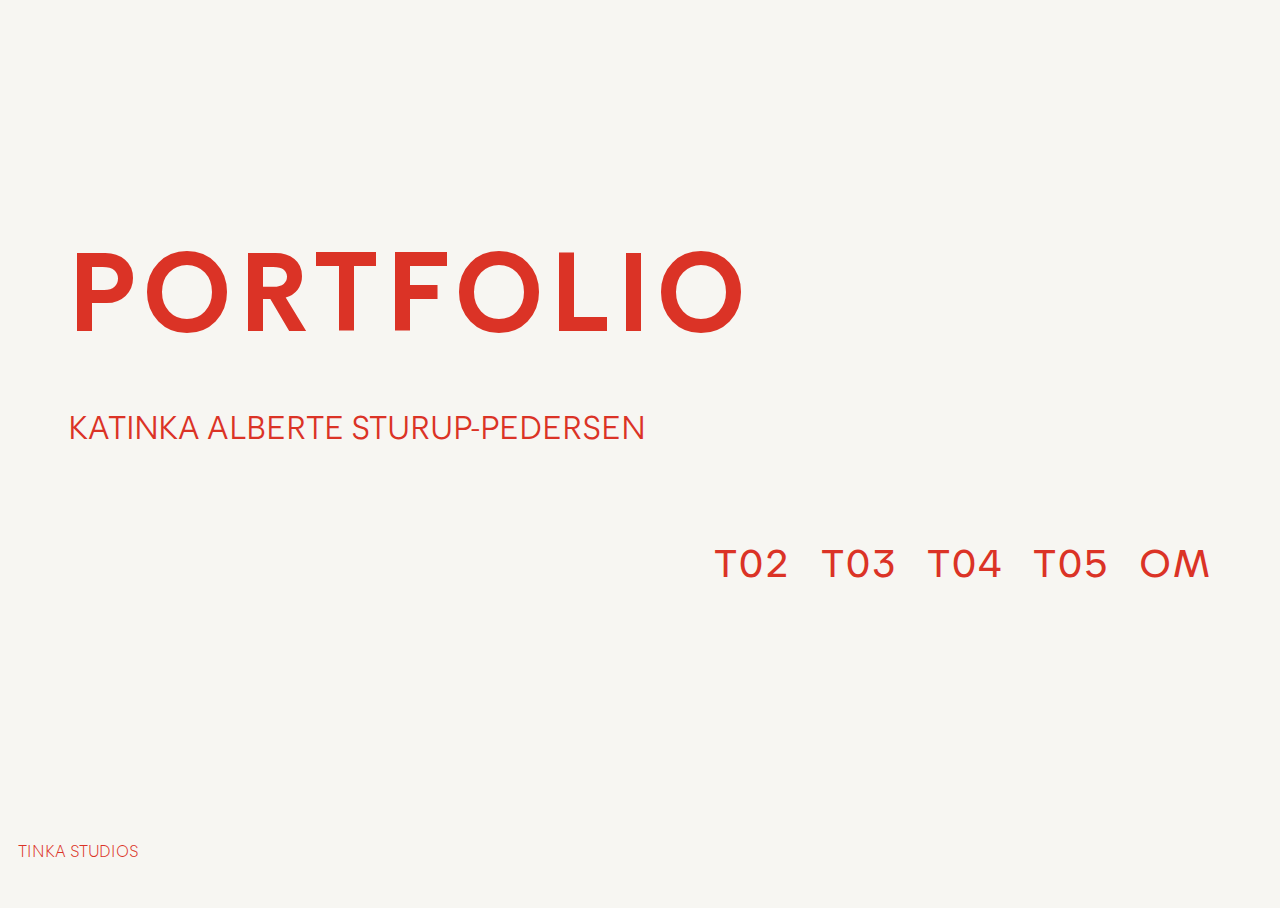
<file: index.html>
<!DOCTYPE html>
<html lang="da">
  <head>
    <meta charset="UTF-8" />
    <meta name="viewport" content="width=device-width, initial-scale=1.0" />
    <meta name="robots" content="noindex" />
    <link rel="stylesheet" href="./css/style.css" />
    <link rel="stylesheet" href="./css/layout.css" />
    <link rel="stylesheet" href="./css/animasion.css" />
    <link rel="icon" type="images/favicon" href="billeder/iconer/favicon.svg" />
    <link rel="stylesheet" href="billeder/iconer/favicon.svg" />
    <title>HJEM</title>
  </head>
  <body>
    <div class="app">
      <header></header>
      <main>
        <section class="screen">
          <div id="pos">
            <h1>PORTFOLIO</h1>
            <p>KATINKA ALBERTE STURUP-PEDERSEN</p>
          </div>
          <ul id="pos2">
            <li><a href="temato.html">T02</a></li>
            <li><a href="tematre.html">T03</a></li>
            <li><a href="temafire.html">T04</a></li>
            <li><a href="temafem.html">T05</a></li>
            <li><a href="ommig.html">OM</a></li>
          </ul>
        </section>
      </main>
      <footer id="footer_hjem"><p>TINKA STUDIOS</p></footer>
    </div>
  </body>
</html>
</file>
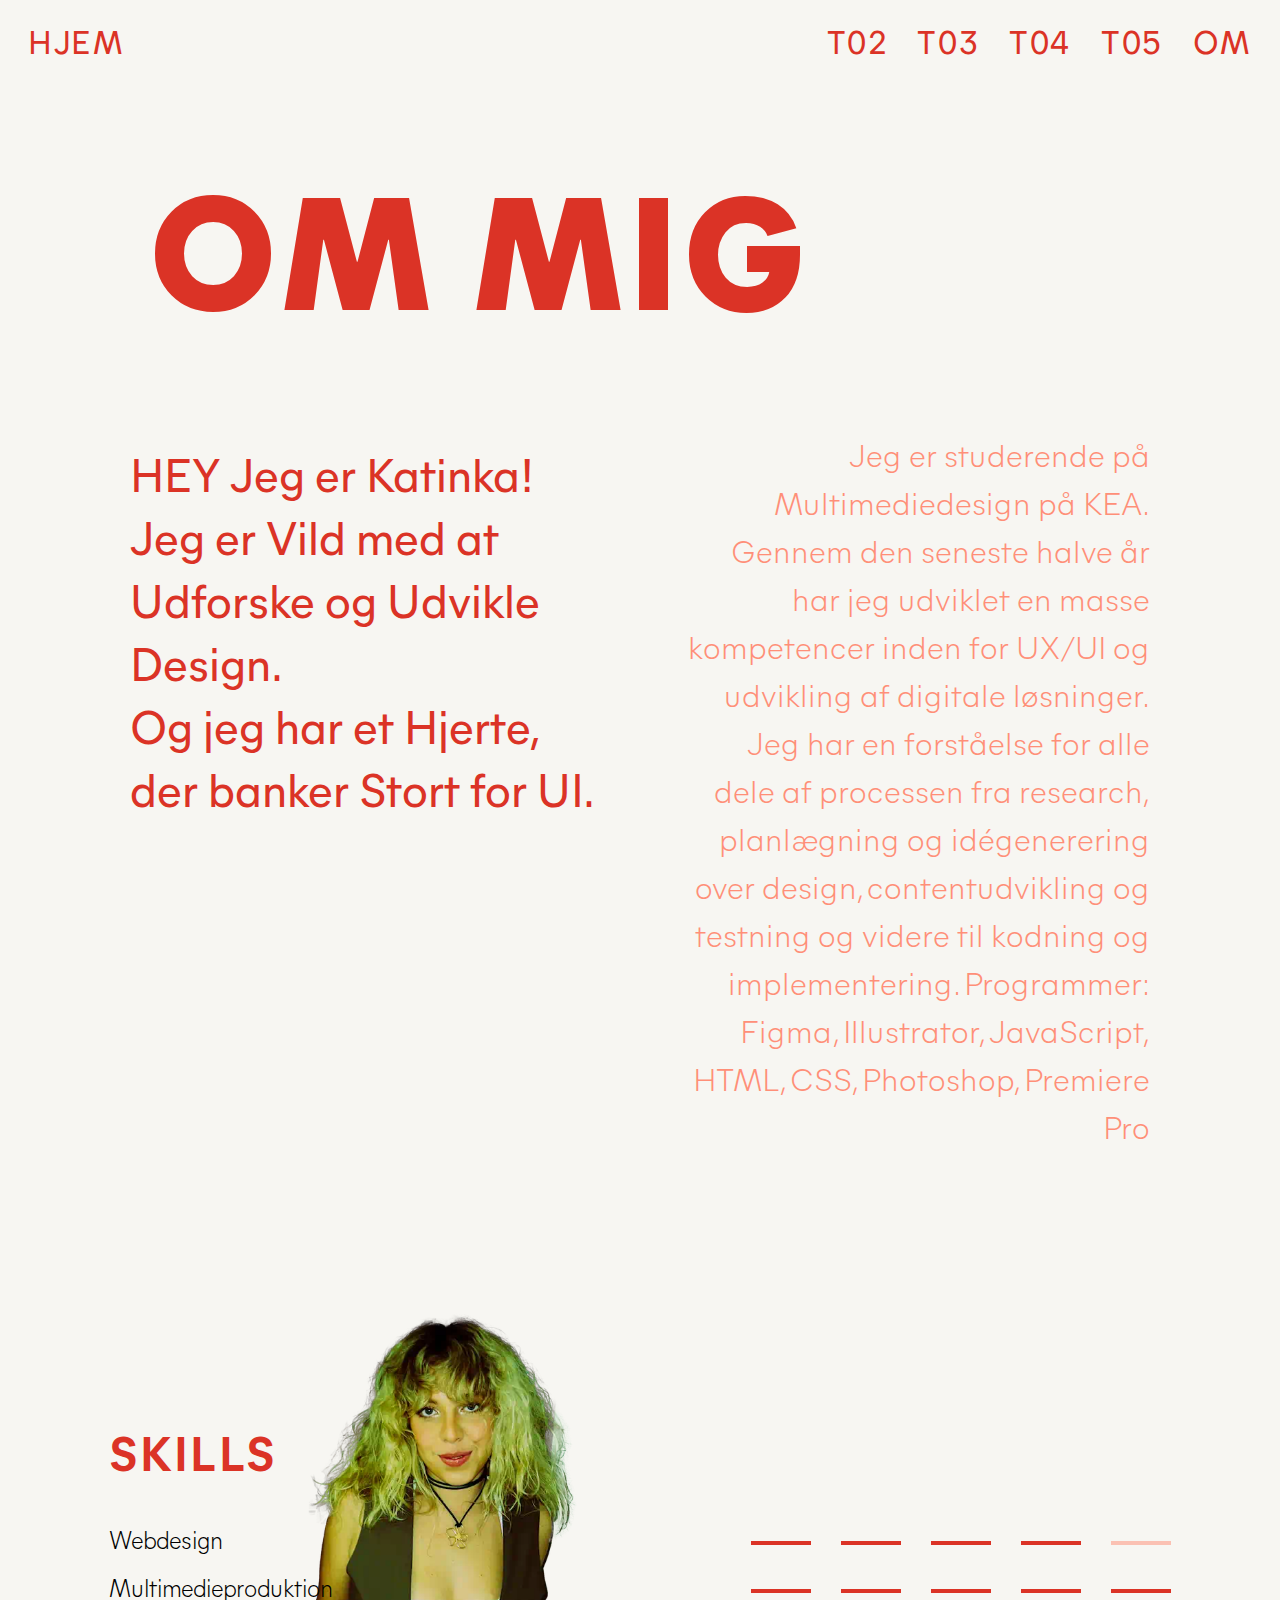
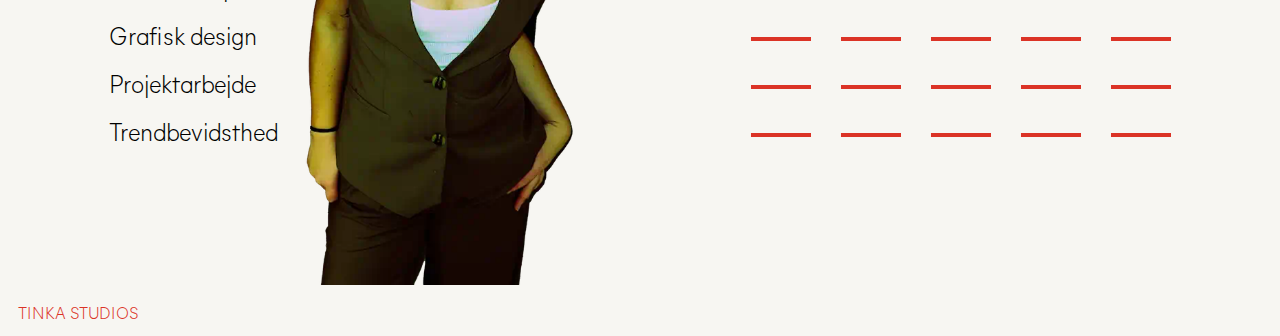
<file: ommig.html>
<!DOCTYPE html>
<html lang="da">
  <head>
    <meta charset="UTF-8" />
    <meta name="viewport" content="width=device-width, initial-scale=1.0" />
    <meta name="robots" content="noindex" />
    <link rel="stylesheet" href="./css/style.css" />
    <link rel="stylesheet" href="./css/layout.css" />
    <link rel="stylesheet" href="./css/animasion.css" />
    <link rel="icon" type="images/favicon" href="billeder/iconer/favicon.svg" />
    <link rel="stylesheet" href="billeder/iconer/favicon.svg" />
    <title>OMMIG</title>
  </head>
  <body>
    <header>
      <div class="hedder_flex">
        <div id="hjem"><a href="index.html">HJEM</a></div>
        <nav>
          <ul>
            <li><a href="temato.html">T02</a></li>
            <li><a href="tematre.html">T03</a></li>
            <li><a href="temafire.html">T04</a></li>
            <li><a href="temafem.html">T05</a></li>
            <li><a href="ommig.html">OM</a></li>
          </ul>
        </nav>
      </div>
    </header>
    <main>
      <div class="ommig">
        <div class="top_ommig">
          <h2>OM MIG</h2>
          <div class="grid_1">
            <p class="først">
              HEY Jeg er Katinka! <br />Jeg er Vild med at Udforske og Udvikle
              Design. <br />Og jeg har et Hjerte, der banker Stort for UI.
            </p>
            <p class="anden">
              Jeg er studerende på Multimediedesign på KEA. Gennem den seneste
              halve år har jeg udviklet en masse kompetencer inden for UX/UI og
              udvikling af digitale løsninger. Jeg har en forståelse for alle
              dele af processen fra research, planlægning og idégenerering over
              design, contentudvikling og testning og videre til kodning og
              implementering. Programmer: Figma, Illustrator, JavaScript, HTML,
              CSS, Photoshop, Premiere Pro
            </p>
          </div>
        </div>
        <div class="mig">
          <img src="billeder/om mig/mig.webp" alt="" />
        </div>
        <h3>SKILLS</h3>
        <div class="skills">
          <div class="flex_4">
            <p>Webdesign</p>
            <div class="flex_5">
              <div class="streg"></div>
              <div class="streg"></div>
              <div class="streg"></div>
              <div class="streg"></div>
              <div class="streg lys"></div>
            </div>
          </div>
          <div class="flex_4">
            <p>Multimedieproduktion</p>
            <div class="flex_5">
              <div class="streg"></div>
              <div class="streg"></div>
              <div class="streg"></div>
              <div class="streg"></div>
              <div class="streg"></div>
            </div>
          </div>
          <div class="flex_4">
            <p>Grafisk design</p>
            <div class="flex_5">
              <div class="streg"></div>
              <div class="streg"></div>
              <div class="streg"></div>
              <div class="streg"></div>
              <div class="streg"></div>
            </div>
          </div>
          <div class="flex_4">
            <p>Projektarbejde</p>
            <div class="flex_5">
              <div class="streg"></div>
              <div class="streg"></div>
              <div class="streg"></div>
              <div class="streg"></div>
              <div class="streg"></div>
            </div>
          </div>
          <div class="flex_4">
            <p>Trendbevidsthed</p>
            <div class="flex_5">
              <div class="streg"></div>
              <div class="streg"></div>
              <div class="streg"></div>
              <div class="streg"></div>
              <div class="streg"></div>
            </div>
          </div>
        </div>
      </div>
    </main>
    <footer>TINKA STUDIOS</footer>
  </body>
</html>
</file>
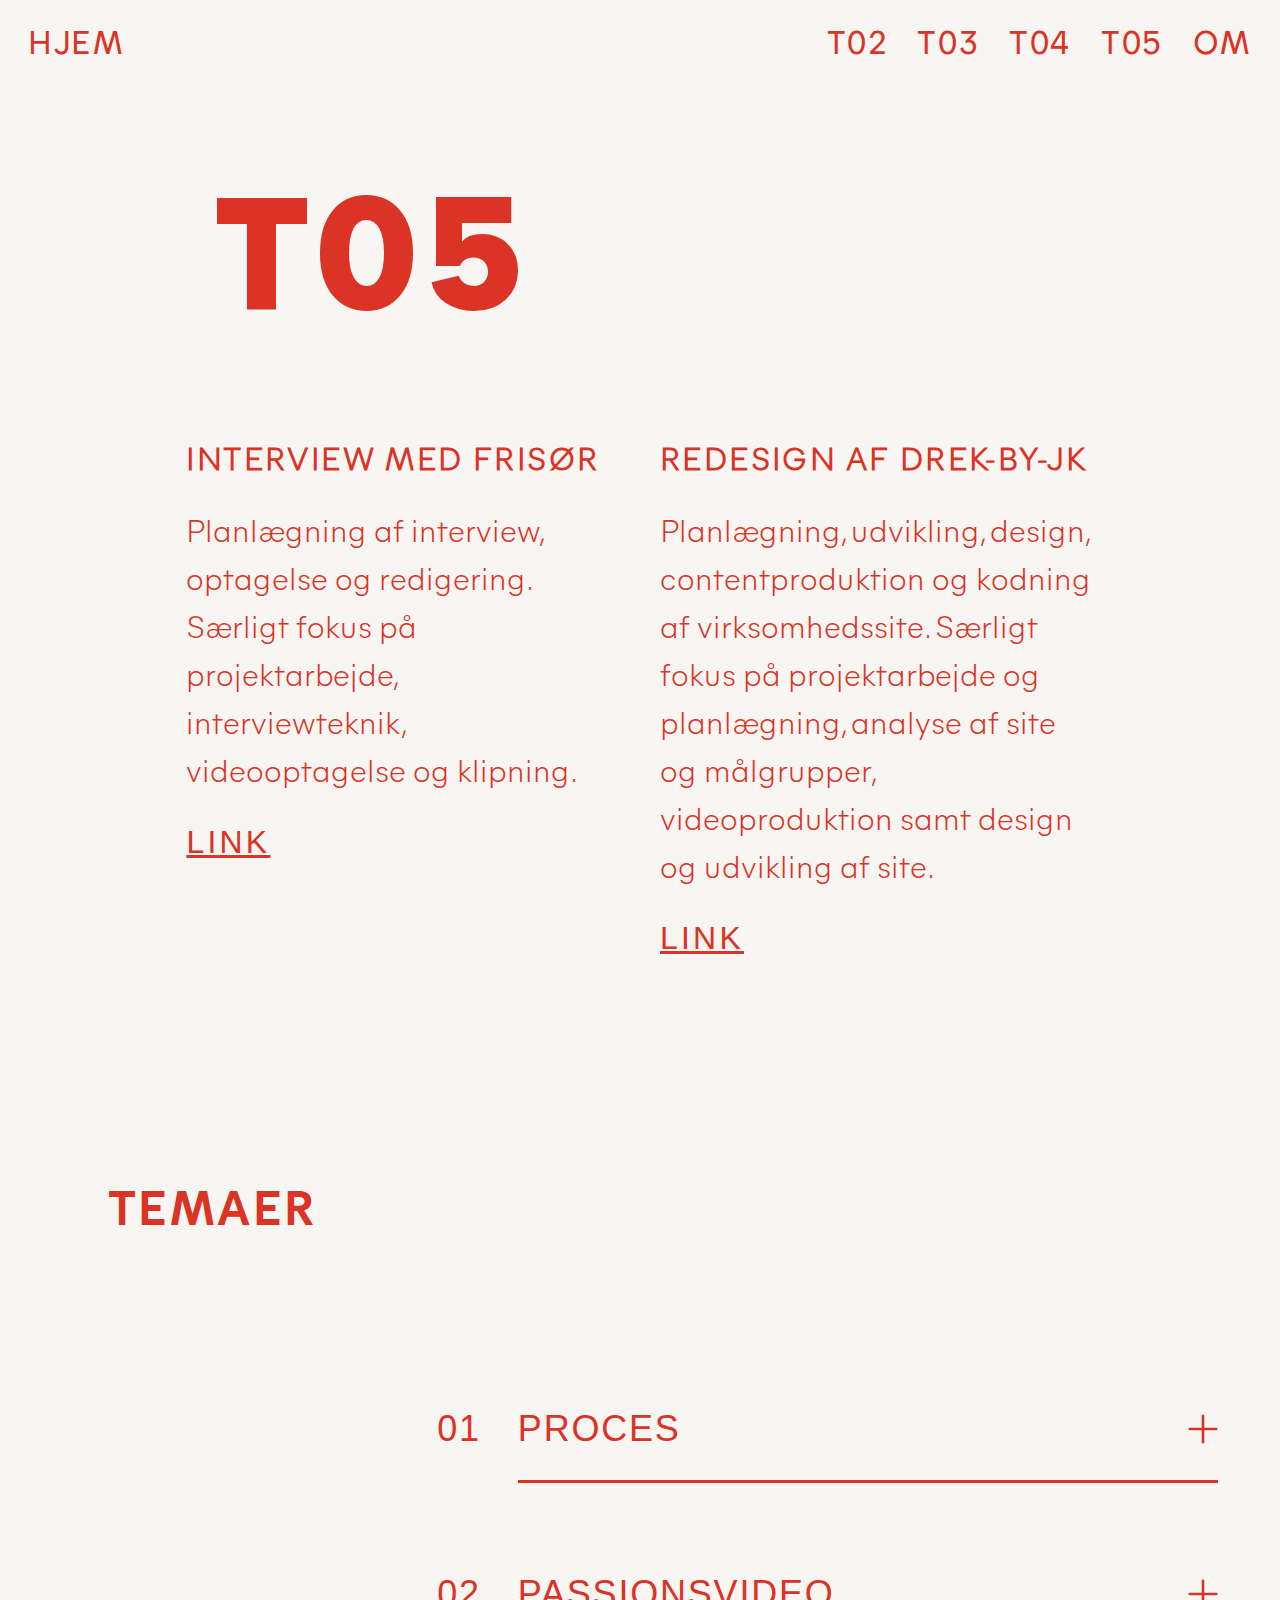
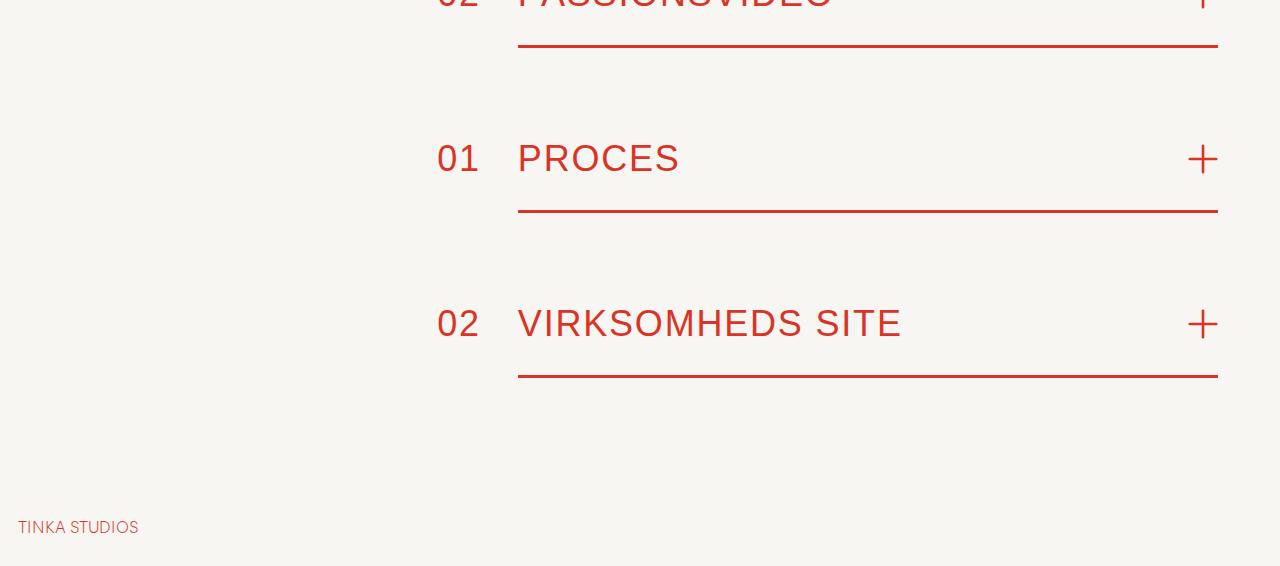
<file: temafem.html>
<!DOCTYPE html>
<html lang="da">
  <head>
    <meta charset="UTF-8" />
    <meta name="viewport" content="width=device-width, initial-scale=1.0" />
    <meta name="robots" content="noindex" />
    <link rel="stylesheet" href="./css/style.css" />
    <link rel="stylesheet" href="./css/layout.css" />
    <link rel="stylesheet" href="./css/animasion.css" />
    <link rel="icon" type="images/favicon" href="billeder/iconer/favicon.svg" />
    <link rel="stylesheet" href="billeder/iconer/favicon.svg" />
    <title>TEMA5</title>
  </head>
  <body>
    <div class="app">
      <header>
        <div class="hedder_flex">
          <div id="hjem"><a href="index.html">HJEM</a></div>
          <nav>
            <ul>
              <li><a href="temato.html">T02</a></li>
              <li><a href="tematre.html">T03</a></li>
              <li><a href="temafire.html">T04</a></li>
              <li><a href="temafem.html">T05</a></li>
              <li><a href="ommig.html">OM</a></li>
            </ul>
          </nav>
        </div>
      </header>
      <main>
        <div class="indhold_top">
          <div class="grid_1_1">
            <h2>T05</h2>
            <div class="text_tema_side t5">
              <h3>INTERVIEW MED FRISØR</h3>
              <p>
                Planlægning af interview, optagelse og redigering. Særligt fokus
                på projektarbejde, interviewteknik, videooptagelse og klipning.
              </p>
              <a
                href="https://tinkastudios.dk/kea/05_video/videoemilie/index.html"
                >LINK</a
              >
            </div>
            <div class="text_tema_side t5">
              <h3>REDESIGN AF DREK-BY-JK</h3>
              <p>
                Planlægning, udvikling, design, contentproduktion og kodning af
                virksomhedssite. Særligt fokus på projektarbejde og planlægning,
                analyse af site og målgrupper, videoproduktion samt design og
                udvikling af site.
              </p>
              <a href="https://tinkastudios.dk/kea/05_video/redesign/index.html"
                >LINK</a
              >
            </div>
          </div>
        </div>
        <h3>TEMAER</h3>

        <div class="accordion_box">
          <div class="accordion">
            <div class="accordion_header">
              <h4 class="tal">01</h4>
              <div class="accordion_header_flex">
                <div class="accordion_header_i">
                  <div class="flex_1">
                    <div>
                      <h4>PROCES</h4>
                    </div>
                    <div class="kryds_box">
                      <div class="kryds"></div>
                    </div>
                  </div>
                  <div class="linje"></div>
                </div>
              </div>
            </div>
            <div class="accordion_body_indhold accordion_body">
              <div class="indhold_i proces_c">
                <div class="flex_6">
                  <div class="proces">
                    <p>Planlægning af interview</p>
                  </div>
                  <div class="dot"></div>
                  <div class="proces">
                    <p>Udarbejdelse af interview</p>
                  </div>
                  <div class="dot"></div>
                  <div class="proces">
                    <p>Klipning og implementering</p>
                  </div>
                </div>
                <div class="brødtext">
                  <p>
                    Set i bakspejlet kunne vi have planlagt interviewet bedre,
                    så vi havde haft mere fokus på, hvilket slutresultat vi
                    ønskede. Det kunne have givet svar, som det ville være
                    lettere at klippe i.
                  </p>
                </div>
              </div>
            </div>
          </div>
          <div class="accordion">
            <div class="accordion_header">
              <h4 class="tal">02</h4>
              <div class="accordion_header_flex">
                <div class="accordion_header_i">
                  <div class="flex_1">
                    <div>
                      <h4>PASSIONSVIDEO</h4>
                    </div>
                    <div class="kryds_box">
                      <div class="kryds"></div>
                    </div>
                  </div>
                  <div class="linje"></div>
                </div>
              </div>
            </div>
            <div class="accordion_body_indhold accordion_body">
              <div class="indhold_i">
                <div class="billed_c">
                  <iframe
                    width="560"
                    height="315"
                    src="https://www.youtube.com/embed/VWCM48Np2ew?si=PXEaXMoshcJ7rTjs"
                    title="YouTube video player"
                    frameborder="0"
                    allow="accelerometer; autoplay; clipboard-write; encrypted-media; gyroscope; picture-in-picture; web-share"
                    allowfullscreen
                  ></iframe>
                </div>

                <div class="brødtext">
                  <p>
                    Her har vi udarbejdet video med en frisør, hvor målet var at
                    få passionen for faget frem.
                  </p>

                  <p><strong>Videoen består af to dele:</strong></p>
                  <p>
                    1. Close-up interview med frisøren. Med close-up får vi
                    fuldt fokus på, hvad hun fortæller, og vi mærker
                    engagementet i hendes øjne.
                  </p>
                  <p>
                    Vi har ladet hende tale, og så har vi fraklippet vores
                    spørgsmål til hende. På den måde bliver seeren ikke
                    forstyrret af spørgsmål og en anden stemme.
                  </p>

                  <p>
                    2. B-rolls, der er den faglige betegnelse for dækbilleder.
                    B-rolls er vigtige, fordi de kan bruges til at
                    forklare/visualisere, hvad der beskrives i et interview.
                    Samtidig gør de videoen mere dynamisk.
                  </p>
                  <p>
                    Når man laver interview, er det en fordel både at have
                    planlagt b-rolls i forvejen, og at improvisere og få filmet
                    ekstra b-rolls i forbindelse med interviewet. Det kan
                    anbefales, at der en person, der har særligt fokus på se,
                    hvad der kan være gode b-rolls, og som samtidig skal sikre,
                    at de rent faktisk bliver filmet.
                  </p>
                  <p>
                    Lyden er optaget separat, og efterfølgende synkroniseret i
                    Adobe Premiere Pro.
                  </p>
                </div>
              </div>
            </div>
          </div>
          <div class="accordion">
            <div class="accordion_header">
              <h4 class="tal">01</h4>
              <div class="accordion_header_flex">
                <div class="accordion_header_i">
                  <div class="flex_1">
                    <div>
                      <h4>PROCES</h4>
                    </div>
                    <div class="kryds_box">
                      <div class="kryds"></div>
                    </div>
                  </div>
                  <div class="linje"></div>
                </div>
              </div>
            </div>
            <div class="accordion_body_indhold accordion_body">
              <div class="indhold_i proces_c">
                <div class="billed_c">
                  <div class="flex_6">
                    <div class="proces">
                      <p>Analyse af site og målgrupper</p>
                    </div>
                    <div class="dot"></div>
                    <div class="proces">
                      <p>Idégenerering</p>
                    </div>
                    <div class="dot"></div>
                    <div class="proces">
                      <p>Design</p>
                    </div>
                    <div class="dot"></div>
                    <div class="proces"><p>Content</p></div>
                    <div class="dot"></div>
                    <div class="proces"><p>Implementering</p></div>
                  </div>
                </div>

                <div class="brødtext">
                  <p>
                    Den visuelle præsentation af processen kan give indtryk af
                    en mere stram proces, end det der skete i virkeligheden,
                    hvor processen var lidt diffus. Det er min vurdering, at det
                    skyldes tre forhold:
                  </p>
                  <p>
                    Dels havde vi kun to uger til opgaven. Derfor var der ikke
                    tid til at arbejde de enkelte faser i bund.
                  </p>
                  <p>
                    Dels arbejdede vi med Scrum-metoden, som jo ikke en lineær
                    proces.
                  </p>
                  <p>
                    Dels havde vi i gruppen forskellige visioner, og når man
                    kombinerer det med begrænset tid og en Scrum-metodik uden en
                    klar Product owner, så kan det give udfordringer. Fx fik vi
                    aldrig låst os på en designlinje med et klart Look and Feel,
                    og derfor var vi hele tiden flere, der blev ved med at
                    justere i designet uden en fælles retning.
                  </p>
                  <p>
                    <strong
                      >I gruppearbejdet har jeg har haft en stor rolle i:
                    </strong>
                  </p>
                  <ul>
                    <li>Udarbejdelse af wireframes</li>
                    <li>Idégenering med Crazy 8</li>
                    <li>Udvikling af Look and Feel</li>
                    <li>Kodning af processiden</li>
                  </ul>
                </div>
              </div>
            </div>
          </div>
          <div class="accordion">
            <div class="accordion_header">
              <h4 class="tal">02</h4>
              <div class="accordion_header_flex">
                <div class="accordion_header_i">
                  <div class="flex_1">
                    <div>
                      <h4>VIRKSOMHEDS SITE</h4>
                    </div>
                    <div class="kryds_box">
                      <div class="kryds"></div>
                    </div>
                  </div>
                  <div class="linje"></div>
                </div>
              </div>
            </div>
            <div class="accordion_body_indhold accordion_body">
              <div class="indhold_i">
                <div class="billed_c">
                  <iframe
                    src="https://docs.google.com/presentation/d/e/2PACX-1vRZ5gIS5ZywRGkEYhyNGdYjGlWeH1DHJsFQEFBP2_C9-CxweVH0K7MowROcsMzrqhLrarFwO75qmvM3/embed?start=false&loop=false&delayms=3000"
                    frameborder="0"
                    width="480"
                    height="299"
                    allowfullscreen="true"
                    mozallowfullscreen="true"
                    webkitallowfullscreen="true"
                  ></iframe>
                </div>
                <div class="brødtext">
                  <p>
                    I udviklingen har vi arbejdet med Scrum. Udgangspunktet ved
                    Scrum er, at det ofte er kompliceret og uforudsigeligt at
                    udvikle digitale løsninger. Derfor arbejdes der ikke lineært
                    med faste faser, men med tre centrale roller: Product owner,
                    Scrum master og Development team.
                  </p>
                  <p>
                    Vi arbejdede blandt andet med Scrum ved at holde daglige
                    Scrum møder. Vi havde dog lidt mere løse Scrum-roller. Vi
                    havde en Scrum master til møderne. I starten var jeg blandt
                    andet Product owner for processen: Udvikling af Low-Fi
                    wireframes.
                  </p>
                  <p>
                    I idégenereringsfasen faciliterede jeg Crazy 8, som var med
                    til at udvikle en masse idéer og præsentere dem for
                    hinanden. Det var også på baggrund af Crazy 8, at der blev
                    udviklet wireframes.
                  </p>
                  <p>
                    Til sidst præsenterede for klassen med brug af Pecha
                    Kucha-teknik, hvor vi havde 20 slides, der kørte 20 sekunder
                    hver. Det gav godt flow i fremlæggelsen og gav en god
                    fordeling af slides mellem os i gruppen.
                  </p>
                </div>
              </div>
            </div>
          </div>
        </div>
      </main>
      <footer><p>TINKA STUDIOS</p></footer>
    </div>
    <div class="myModal modal">
      <span class="close">&times;</span>
      <img class="modal-content img01" alt="-" />
      <div class="caption"></div>
    </div>
    <script src="script.js"></script>
  </body>
</html>
</file>
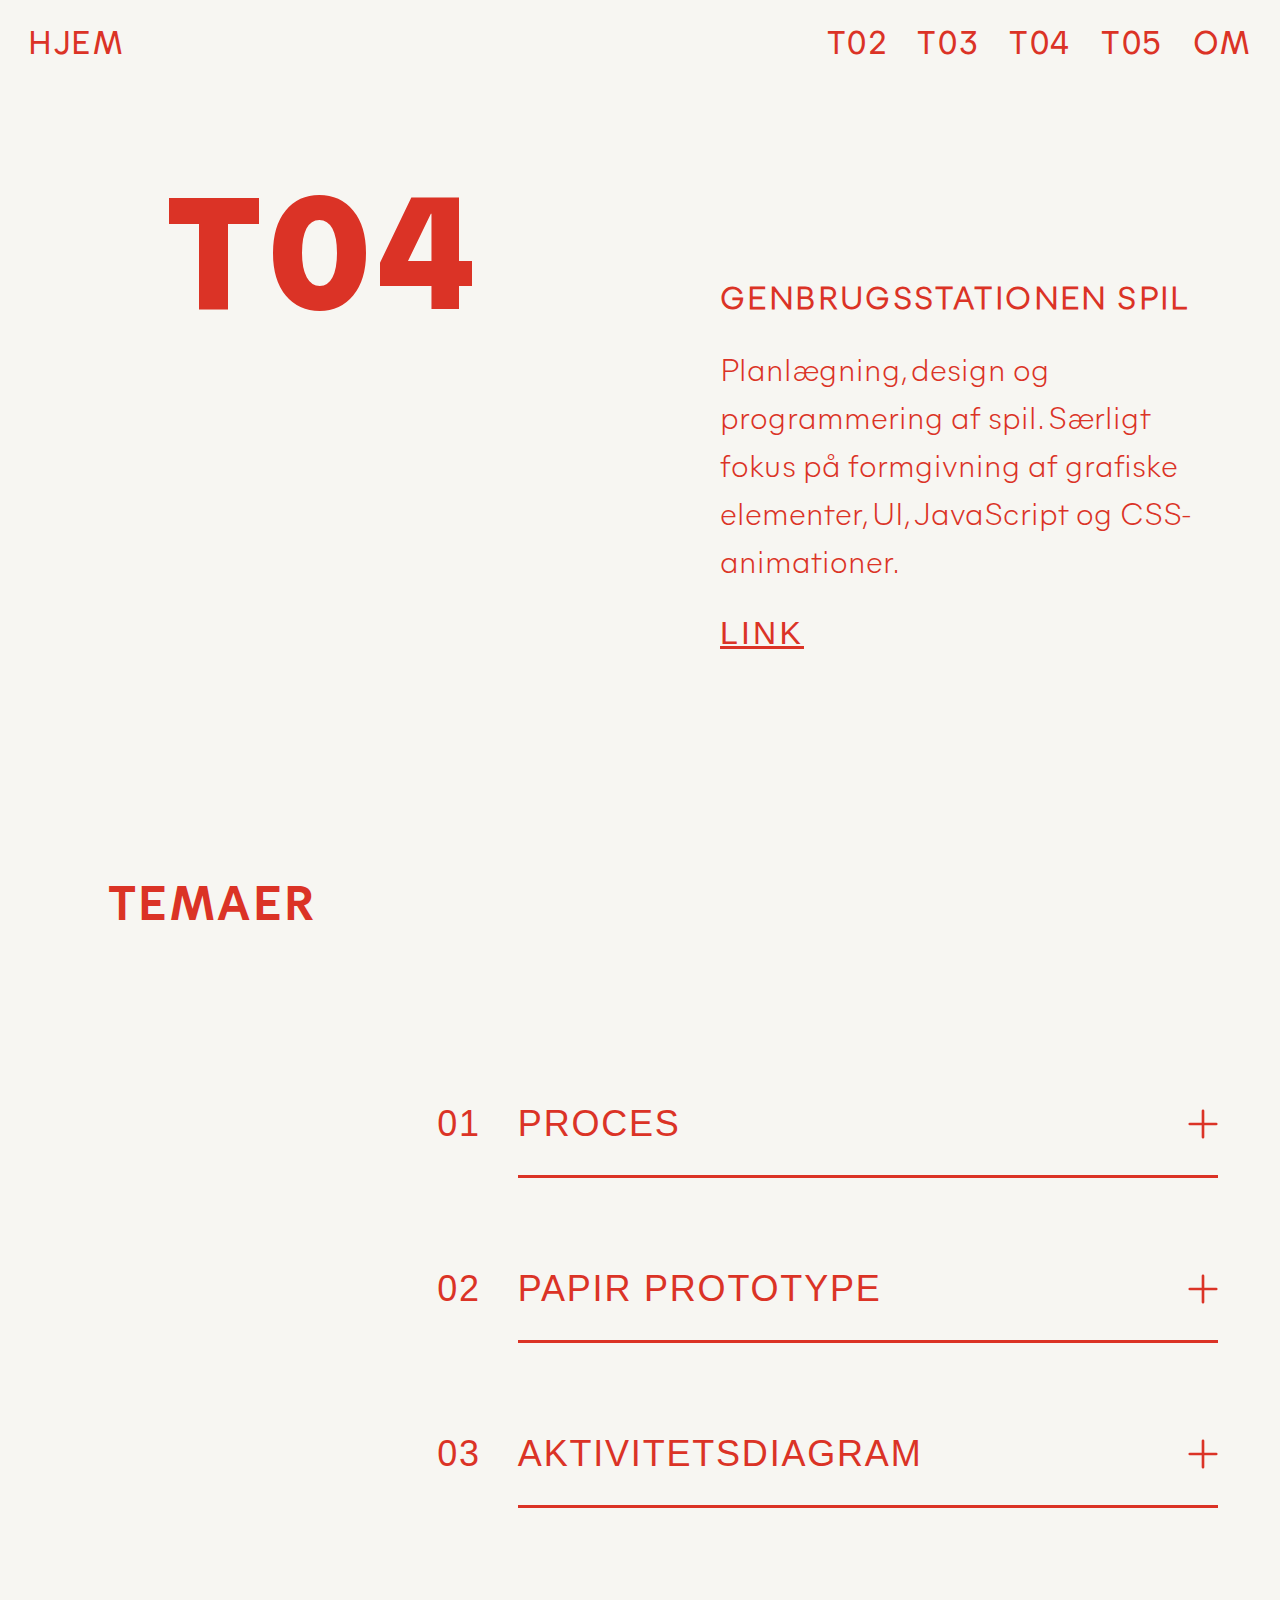
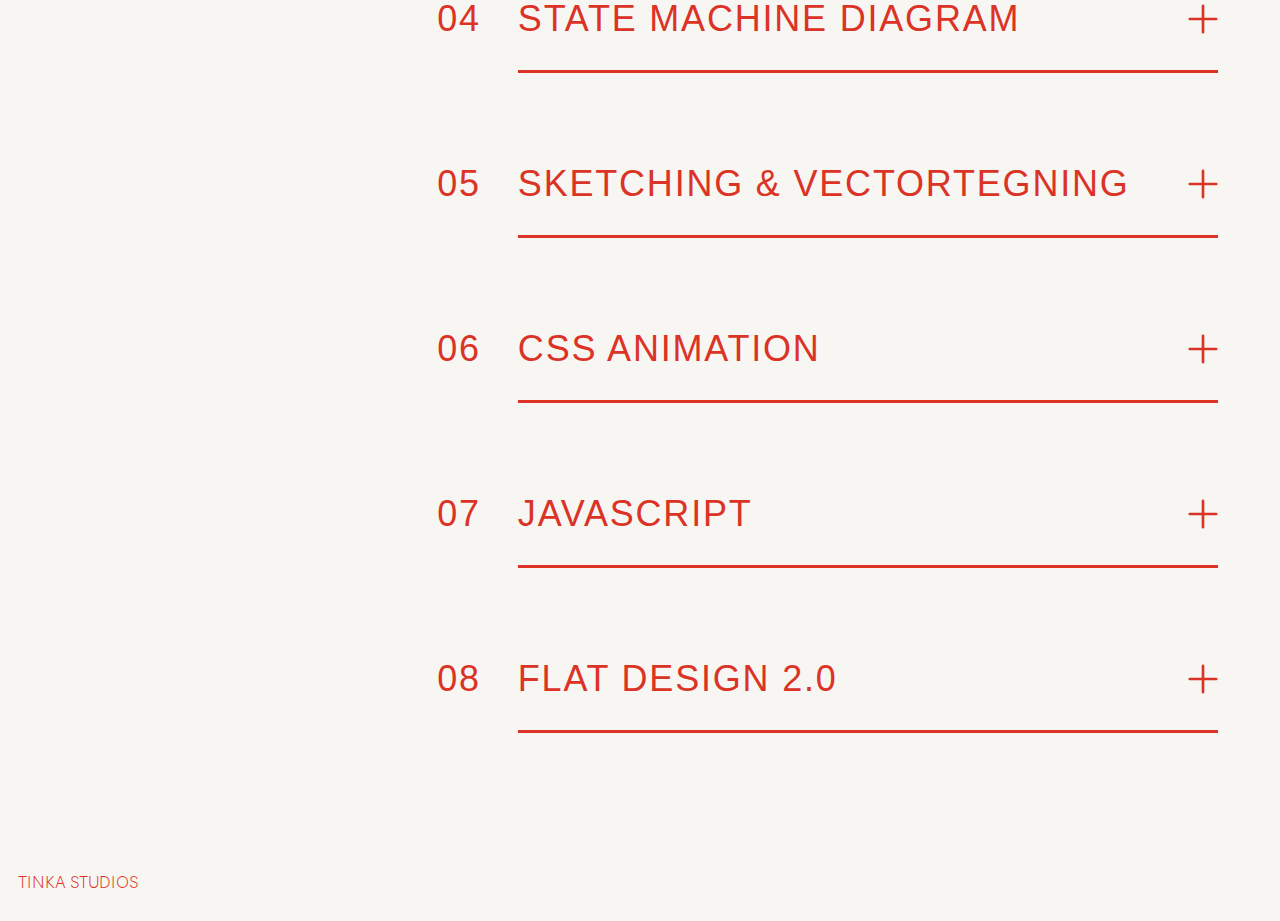
<file: temafire.html>
<!DOCTYPE html>
<html lang="da">
  <head>
    <meta charset="UTF-8" />
    <meta name="viewport" content="width=device-width, initial-scale=1.0" />
    <meta name="robots" content="noindex" />
    <link rel="stylesheet" href="./css/style.css" />
    <link rel="stylesheet" href="./css/layout.css" />
    <link rel="stylesheet" href="./css/animasion.css" />
    <link rel="icon" type="images/favicon" href="billeder/iconer/favicon.svg" />
    <link rel="stylesheet" href="billeder/iconer/favicon.svg" />
    <title>TEMA4</title>
  </head>
  <body>
    <div class="app">
      <header>
        <div class="hedder_flex">
          <div id="hjem"><a href="index.html">HJEM</a></div>
          <nav>
            <ul>
              <li><a href="temato.html">T02</a></li>
              <li><a href="tematre.html">T03</a></li>
              <li><a href="temafire.html">T04</a></li>
              <li><a href="temafem.html">T05</a></li>
              <li><a href="ommig.html">OM</a></li>
            </ul>
          </nav>
        </div>
      </header>
      <main>
        <div class="indhold_top">
          <div class="flex_2">
            <h2>T04</h2>
            <div class="text_tema_side">
              <h3>GENBRUGSSTATIONEN SPIL</h3>
              <p>
                Planlægning, design og programmering af spil. Særligt fokus på
                formgivning af grafiske elementer, UI, JavaScript og
                CSS-animationer.
              </p>
              <a href="https://tinkastudios.dk/kea/04_animation/spil/">LINK</a>
            </div>
          </div>
        </div>
        <h3>TEMAER</h3>

        <div class="accordion_box">
          <div class="accordion">
            <div class="accordion_header">
              <h4 class="tal">01</h4>
              <div class="accordion_header_flex">
                <div class="accordion_header_i">
                  <div class="flex_1">
                    <div>
                      <h4>PROCES</h4>
                    </div>
                    <div class="kryds_box">
                      <div class="kryds"></div>
                    </div>
                  </div>
                  <div class="linje"></div>
                </div>
              </div>
            </div>
            <div class="accordion_body_indhold accordion_body">
              <div class="indhold_i proces_c">
                <div class="billed_c">
                  <div class="flex_6">
                    <div class="proces">
                      <p>Designudvikling</p>
                    </div>
                    <div class="dot"></div>
                    <div class="proces">
                      <p>Prototype og test</p>
                    </div>
                    <div class="dot"></div>
                    <div class="proces">
                      <p>Design af elementer</p>
                    </div>
                    <div class="dot"></div>
                    <div class="proces"><p>Kodning</p></div>
                    <div class="dot"></div>
                    <div class="proces"><p>Dokumentation</p></div>
                  </div>
                </div>
                <div class="brødtext">
                  <p>
                    I de første to faser gik det godt med at få en klar idé til
                    mit spil og til designet, og min test gav mig gode input, så
                    jeg kunne komme godt videre. Det var en god hjælp, at jeg
                    udarbejdede et Mood board, der både inspirerede til
                    spilelementerne og til baggrund. Mood board betød, at jeg
                    kunne fastholde Look and Feel i designfasen.
                  </p>
                  <p>
                    I processen var det en udfordring, at jeg havde mange
                    elementer og elementer med forskellig størrelse. Det betød,
                    at der skulle laves forskellige animationer til hvert
                    element, hvilket forlængede mit arbejde i kodningsfasen. Det
                    betød også, at der efterfølgende blev for lidt tid til
                    arbejdet med dokumentation.
                  </p>
                  <a
                    href="https://www.figma.com/file/tXwVm7YrpxLUsxk1ENTw1Y/Untitled?type=design&node-id=0%3A1&mode=design&t=PyIstoB3PMSVHNmL-1"
                    >LINK TIL MOOD BOARDS</a
                  >
                </div>
              </div>
            </div>
          </div>
          <div class="accordion">
            <div class="accordion_header">
              <h4 class="tal">02</h4>
              <div class="accordion_header_flex">
                <div class="accordion_header_i">
                  <div class="flex_1">
                    <div>
                      <h4>PAPIR PROTOTYPE</h4>
                    </div>
                    <div class="kryds_box">
                      <div class="kryds"></div>
                    </div>
                  </div>
                  <div class="linje"></div>
                </div>
              </div>
            </div>
            <div class="accordion_body_indhold accordion_body">
              <div class="indhold_i">
                <div class="billed_c">
                  <img
                    class="myImg"
                    src="billeder/tema4/img041.webp"
                    alt="Papir prototype"
                  />
                </div>

                <div class="brødtext">
                  <p>
                    Papir prototyper er et værktøj til rapid prototyping, som
                    betyder, at man hurtigt kan komme fra idé til prototype, og
                    som samtidig gør det hurtigt, nemt og billigt at få testet
                    idéer hos målgruppen. Dertil kommer, at nogle målgrupper kan
                    være mere villige til at give ærlig feedback, fordi de kan
                    se, at der ikke er investeret mange ressourcer i udviklingen
                    af prototypen. Papir prototyper har dog den klare ulempe, at
                    formatet ikke egner sig til at teste alle elementer og
                    funktionaliteter.
                  </p>
                  <p>
                    Med papir prototypen testede jeg mit spil på en bruger.
                    Brugeren kunne godt forstå spillets logik, men på baggrund
                    af testen gjorde jeg baggrundsdesignet mere simpelt, så der
                    kom større fokus på selve spillet.
                  </p>
                </div>
              </div>
            </div>
          </div>
          <div class="accordion">
            <div class="accordion_header">
              <h4 class="tal">03</h4>
              <div class="accordion_header_flex">
                <div class="accordion_header_i">
                  <div class="flex_1">
                    <div>
                      <h4>AKTIVITETSDIAGRAM</h4>
                    </div>
                    <div class="kryds_box">
                      <div class="kryds"></div>
                    </div>
                  </div>
                  <div class="linje"></div>
                </div>
              </div>
            </div>
            <div class="accordion_body_indhold accordion_body">
              <div class="indhold_i">
                <div class="billed_c">
                  <img
                    class="myImg"
                    src="billeder/tema4/img043.webp"
                    alt="Aktivitetsdiagram"
                  />
                </div>

                <div class="brødtext">
                  <p>
                    Et aktivitetsdiagram nedbryder en aktivitet i handlinger og
                    beslutninger, hvor ting sker i en bestemt rækkefølge.
                    Aktivitetsdiagrammer er et vigtigt værktøj til at beskrive
                    interaktive systemer. De fire vigtigste elementer i et
                    aktivitetsdiagram: Start, Slut, Handling og Beslutning.
                  </p>
                  <p>
                    Aktivitetsdiagrammer er en UML-standard - Unifed Modeling
                    Language. Standarden er udarbejdet af OMG - Object
                    Management Group, og for branchen er det en stor fordel, at
                    vi arbejder med fælles standarder, så det er lettere at
                    samarbejde i teams og på tværs af virksomheder, lande mv.
                  </p>
                  <p>
                    Mit aktivitetsdiagram visualiserer, hvad der sker med de
                    forskellige elementer. Fx at når man trygger på bioaffald,
                    så vil affaldet vibrere, og brugeren vil miste et liv.
                  </p>
                </div>
              </div>
            </div>
          </div>
          <div class="accordion">
            <div class="accordion_header">
              <h4 class="tal">04</h4>
              <div class="accordion_header_flex">
                <div class="accordion_header_i">
                  <div class="flex_1">
                    <div>
                      <h4>STATE MACHINE DIAGRAM</h4>
                    </div>
                    <div class="kryds_box">
                      <div class="kryds"></div>
                    </div>
                  </div>
                  <div class="linje"></div>
                </div>
              </div>
            </div>
            <div class="accordion_body_indhold accordion_body">
              <div class="indhold_i">
                <div class="billed_c">
                  <img
                    class="myImg"
                    src="billeder/tema4/img044.webp"
                    alt="State Machine Diagram"
                  />
                </div>

                <div class="brødtext">
                  <p>
                    Blandt andet med afsæt i mit aktivitetsdiagram har jeg
                    udarbejdet et State machine diagram. Et State machine
                    diagram modellerer tilstande og overgange mellem disse
                    tilstande i mit spil.
                  </p>
                  <p>
                    Når spillet skal kodes, er det en fordel, at man kan gå til
                    State machine diagram og i detaljer se, hvad der skal ske.
                    Det er også en stor hjælp, når der skal identificeres fejl –
                    fx hvis en uønsket adfærd sker, når man interagerer med et
                    givet element.
                  </p>
                  <p>
                    I forhold til mit spil lærte det mig særligt at forstå,
                    hvordan forskellige funktioner i JavaScript hænger sammen og
                    påvirker hinanden.
                  </p>

                  <a
                    href="https://tinkastudios.dk/kea/04_animation/spil/teknik.html"
                    >TEKNIK AF SPIL</a
                  >
                </div>
              </div>
            </div>
          </div>
          <div class="accordion">
            <div class="accordion_header">
              <h4 class="tal">05</h4>
              <div class="accordion_header_flex">
                <div class="accordion_header_i">
                  <div class="flex_1">
                    <div>
                      <h4>SKETCHING & VECTORTEGNING</h4>
                    </div>
                    <div class="kryds_box">
                      <div class="kryds"></div>
                    </div>
                  </div>
                  <div class="linje"></div>
                </div>
              </div>
            </div>
            <div class="accordion_body_indhold accordion_body">
              <div class="indhold_i">
                <div class="billed_c">
                  <img
                    class="myImg"
                    src="billeder/tema4/img042.webp"
                    alt="Eksempel på vectorgrafik i Illustrator"
                  />
                </div>

                <div class="brødtext">
                  <p>
                    Jeg tegnede skitser af elementerne i hånden, som jeg
                    bagefter tog billeder af. Disse billeder tog jeg ind i Adobe
                    Illustrator, hvor jeg selv tegnede dem over med Pen tool som
                    en vectortegning.
                  </p>
                  <p>
                    Fordelen ved at bruge vectorgrafik er, at det ikke afhænger
                    af pixels, så man kan skalere det uden at tabe grafisk
                    kvalitet.
                  </p>
                  <p>
                    Vectorgrafik er godt at bruge til animationer, da det let
                    kan transformeres og manipuleres.
                  </p>
                  <p>
                    Herefter eksporterede jeg mine vectortegninger i et
                    SVG-format, da det er velegnet til vectorgrafik.
                  </p>
                  <p>
                    Dette arbejde gav man en god forståelse af, hvordan man
                    laver detaljerede tegninger, der ikke fylder for meget.
                  </p>
                  <a
                    href="https://tinkastudios.dk/kea/04_animation/spil/assets.html"
                    >LINK TIL SPILELEMENTER</a
                  >
                </div>
              </div>
            </div>
          </div>
          <div class="accordion">
            <div class="accordion_header">
              <h4 class="tal">06</h4>
              <div class="accordion_header_flex">
                <div class="accordion_header_i">
                  <div class="flex_1">
                    <div>
                      <h4>CSS ANIMATION</h4>
                    </div>
                    <div class="kryds_box">
                      <div class="kryds"></div>
                    </div>
                  </div>
                  <div class="linje"></div>
                </div>
              </div>
            </div>
            <div class="accordion_body_indhold accordion_body">
              <div class="indhold_i">
                <div class="billed_c">
                  <img
                    class="myImg"
                    src="billeder/tema4/img08.webp"
                    alt="Eksempel på CSS animasion"
                  />
                </div>

                <div class="brødtext">
                  <p>
                    CCS giver mulighed for at animere HTML-elementer uden at
                    bruge JavaSript. CCS står for Cascading Style Sheets, og CCS
                    animationer kan læses af alle de store søgemaskiner.
                  </p>
                  <p>
                    Her kan man se et eksempel på en forsvind-animation, der får
                    mit element til at forvinde på to sekunder. 50 % inde i
                    animationen skalerer det givne element 150 %, hvorefter den
                    100 % inde i animationen gives en Opacity på 0 og forvinder.
                  </p>
                </div>
              </div>
            </div>
          </div>
          <div class="accordion">
            <div class="accordion_header">
              <h4 class="tal">07</h4>
              <div class="accordion_header_flex">
                <div class="accordion_header_i">
                  <div class="flex_1">
                    <div>
                      <h4>JAVASCRIPT</h4>
                    </div>
                    <div class="kryds_box">
                      <div class="kryds"></div>
                    </div>
                  </div>
                  <div class="linje"></div>
                </div>
              </div>
            </div>
            <div class="accordion_body_indhold accordion_body">
              <div class="indhold_i">
                <div class="billed_c">
                  <img
                    class="myImg"
                    src="billeder/tema4/img045.webp"
                    alt="JavaScript eksempel"
                  />
                </div>

                <div class="brødtext">
                  <p>
                    JavaScript er et dynamisk programmeringssprog. JavaScript er
                    et klientside scriptsprog, der læses direkte i browseren og
                    ikke på serveren. Det betyder, at koden kan udføres uden, at
                    siden skal loade eller genindlæse.
                  </p>
                  <p>
                    JavaScript er særligt anvendeligt til at skabe interaktive
                    elementer.
                  </p>
                  <p>
                    Her i spillet har jeg brugt JavaScript til at tilkoble mine
                    CSS-animationer til min HTML, når forskellige events sker.
                  </p>
                  <p>
                    Her kan man se et udsnit fra min funktion Start Game, hvor
                    jeg giver en position til et element og starter en
                    animation, og derudover tilføjer jeg to eventlister:
                  </p>
                  <p>
                    En, der sender mit element til en funktion, hvis animationen
                    gentages.
                  </p>
                  <p>
                    En, der sender mit element til en anden funktion, hvis
                    eventet Mouse Down sker.
                  </p>
                </div>
              </div>
            </div>
          </div>
          <div class="accordion">
            <div class="accordion_header">
              <h4 class="tal">08</h4>
              <div class="accordion_header_flex">
                <div class="accordion_header_i">
                  <div class="flex_1">
                    <div>
                      <h4>FLAT DESIGN 2.0</h4>
                    </div>
                    <div class="kryds_box">
                      <div class="kryds"></div>
                    </div>
                  </div>
                  <div class="linje"></div>
                </div>
              </div>
            </div>
            <div class="accordion_body_indhold accordion_body">
              <div class="indhold_i">
                <div class="billed_c">
                  <img
                    class="myImg"
                    src="billeder/tema4/img046.webp"
                    alt="Eksempel på spilelementer"
                  />
                </div>

                <div class="brødtext">
                  <p>
                    Visuelt har jeg arbejdet med Flat design 2.0 i en
                    kombination med en Cartoon-stil.
                  </p>
                  <p>
                    Flat design 2.0 ligger i forlængelse af Flat design 1.0 og
                    fortsætter stilen med simple former – ofte geometriske
                    former. Men i modsætning til Flat design 1.0 har designeren
                    lidt mere at arbejde med, så designet ikke bliver for fladt,
                    da et for fladt design kan gøre det vanskeligere for
                    brugeren at interagere korrekt med sitet. Med Flat design
                    2.0 kan der arbejdes mere med elementer som gradiens,
                    farver, skygge og dybde samt animationer.
                  </p>
                  <p>
                    Som man kan se, har jeg arbejdet med illustrationer uden
                    Outlines. Illustrationerne er simple uden for mange
                    detaljer, men dog ikke helt simpelt. Samtidig har jeg
                    særligt arbejdet med farverne og med skygge.
                  </p>
                </div>
              </div>
            </div>
          </div>
        </div>
      </main>
      <footer><p>TINKA STUDIOS</p></footer>
    </div>
    <div class="myModal modal">
      <span class="close">&times;</span>
      <img class="modal-content img01" alt="-" />
      <div class="caption"></div>
    </div>
    <script src="script.js"></script>
  </body>
</html>
</file>
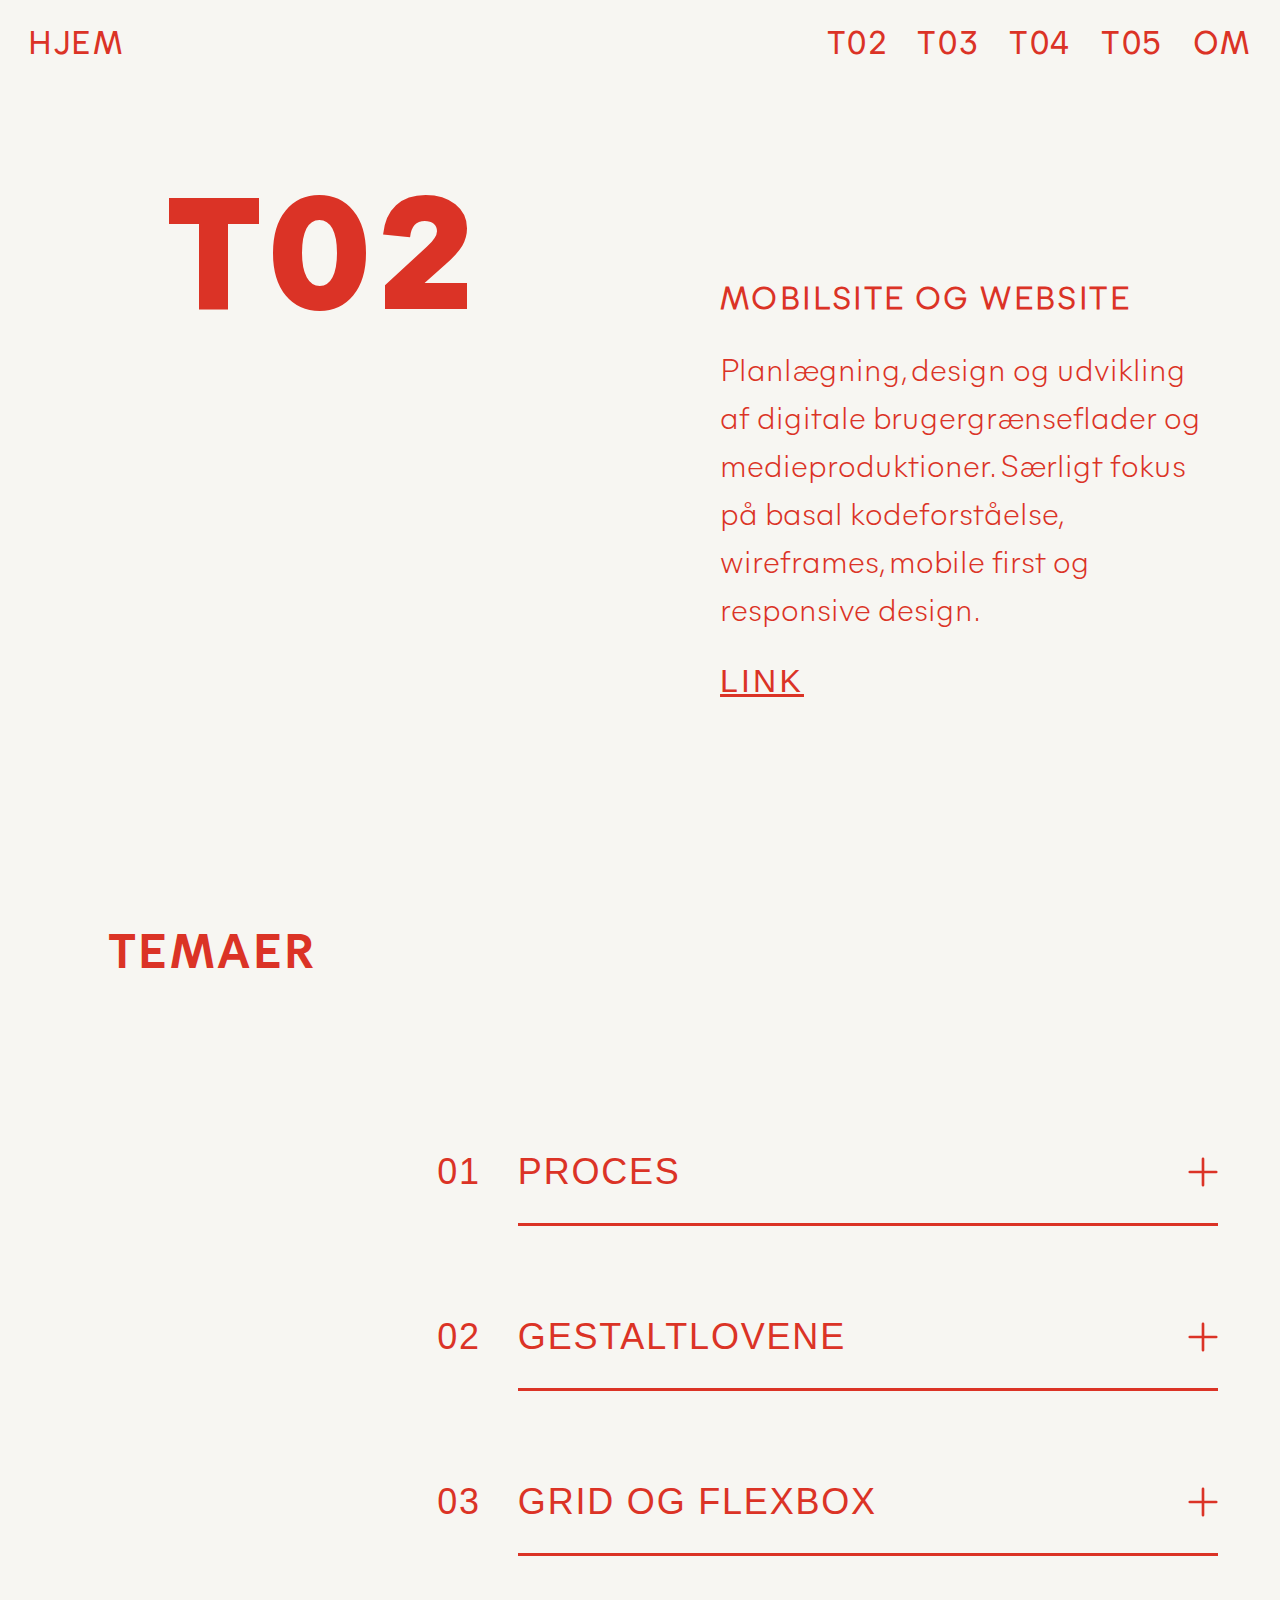
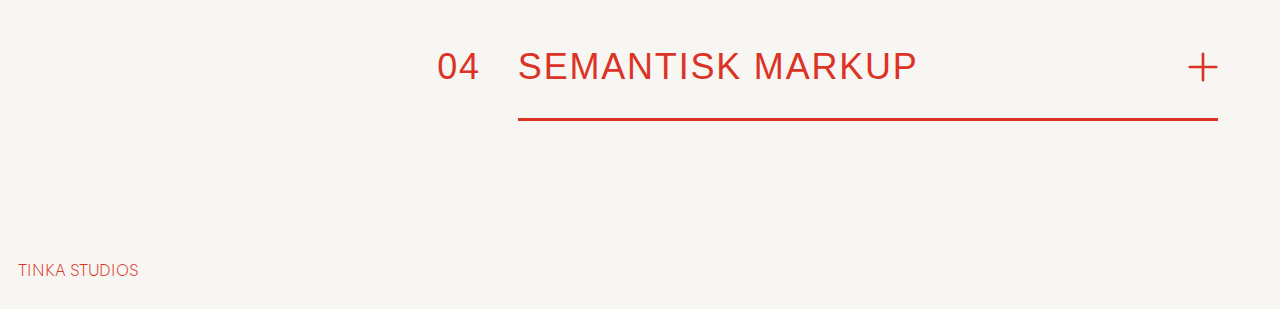
<file: temato.html>
<!DOCTYPE html>
<html lang="da">
  <head>
    <meta charset="UTF-8" />
    <meta name="viewport" content="width=device-width, initial-scale=1.0" />
    <meta name="robots" content="noindex" />
    <link rel="stylesheet" href="./css/style.css" />
    <link rel="stylesheet" href="./css/layout.css" />
    <link rel="stylesheet" href="./css/animasion.css" />
    <link rel="icon" type="images/favicon" href="billeder/iconer/favicon.svg" />
    <link rel="stylesheet" href="billeder/iconer/favicon.svg" />
    <title>TEMA2</title>
  </head>
  <body>
    <div class="app">
      <header>
        <div class="hedder_flex">
          <div id="hjem"><a href="index.html">HJEM</a></div>
          <nav>
            <ul>
              <li><a href="temato.html">T02</a></li>
              <li><a href="tematre.html">T03</a></li>
              <li><a href="temafire.html">T04</a></li>
              <li><a href="temafem.html">T05</a></li>
              <li><a href="ommig.html">OM</a></li>
            </ul>
          </nav>
        </div>
      </header>
      <main>
        <div class="indhold_top">
          <div class="flex_2">
            <h2>T02</h2>
            <div class="text_tema_side">
              <h3>MOBILSITE OG WEBSITE</h3>
              <p>
                Planlægning, design og udvikling af digitale brugergrænseflader
                og medieproduktioner. Særligt fokus på basal kodeforståelse,
                wireframes, mobile first og responsive design.
              </p>
              <a href="https://tinkastudios.dk/kea/02_web/webside/">LINK</a>
            </div>
          </div>
        </div>
        <h3>TEMAER</h3>

        <div class="accordion_box">
          <div class="accordion">
            <div class="accordion_header">
              <h4 class="tal">01</h4>
              <div class="accordion_header_flex">
                <div class="accordion_header_i">
                  <div class="flex_1">
                    <div>
                      <h4>PROCES</h4>
                    </div>
                    <div class="kryds_box">
                      <div class="kryds"></div>
                    </div>
                  </div>
                  <div class="linje"></div>
                </div>
              </div>
            </div>
            <div class="accordion_body_indhold accordion_body">
              <div class="indhold_i proces_c">
                <div class="billed_c">
                  <div class="flex_6">
                    <div class="proces">
                      <p>Præsentation af tools og metoder</p>
                    </div>
                    <div class="dot"></div>
                    <div class="proces">
                      <p>Wireframes og HTML</p>
                    </div>
                    <div class="dot"></div>
                    <div class="proces">
                      <p>CSS styling</p>
                    </div>
                  </div>
                </div>
                <div class="brødtext">
                  <p>
                    Her var tale om en meget struktureret proces, hvor vi fik
                    udleveret faste materialer, som vi skulle arbejde med. Med
                    afsæt i det udleverede materialer skulle vi kode mobilsite
                    og website. Undervejs i processen tilegnende vi os en masse
                    viden om, hvordan grundlæggende kode fungerer. Det har været
                    grundlag for vores arbejde resten af semesteret.
                  </p>
                  <p>
                    Det var en fordel med en stram struktureret proces og
                    udleveret materiale, fordi vi derfor kun have fuldt fokus
                    den tekniske læring.
                  </p>
                </div>
              </div>
            </div>
          </div>
          <div class="accordion">
            <div class="accordion_header">
              <h4 class="tal">02</h4>
              <div class="accordion_header_flex">
                <div class="accordion_header_i">
                  <div class="flex_1">
                    <div>
                      <h4>GESTALTLOVENE</h4>
                    </div>
                    <div class="kryds_box">
                      <div class="kryds"></div>
                    </div>
                  </div>
                  <div class="linje"></div>
                </div>
              </div>
            </div>
            <div class="accordion_body_indhold accordion_body">
              <div class="indhold_i">
                <div class="billed_c">
                  <img
                    class="myImg"
                    src="billeder/tema2/img025.webp"
                    alt="Eksempel fra mit site"
                  />
                </div>

                <div class="brødtext">
                  <p>
                    Gestaltlovene er principper, der beskriver, hvordan visuelle
                    elementer opfattes: Nærhed, lighed, kontinuitet, lukkethed
                    og figurdannelse. Gestaltlovene har stor betydning for,
                    hvordan man aflæser indhold, og det er derfor vigtigt at
                    arbejde bevist med principperne, når man designer en
                    brugergrænseflade.
                  </p>
                  <p>
                    Her har jeg blandt andet arbejdet med loven om lukkethed,
                    som man kan se på billedet.
                  </p>
                </div>
              </div>
            </div>
          </div>
          <div class="accordion">
            <div class="accordion_header">
              <h4 class="tal">03</h4>
              <div class="accordion_header_flex">
                <div class="accordion_header_i">
                  <div class="flex_1">
                    <div>
                      <h4>GRID OG FLEXBOX</h4>
                    </div>
                    <div class="kryds_box">
                      <div class="kryds"></div>
                    </div>
                  </div>
                  <div class="linje"></div>
                </div>
              </div>
            </div>
            <div class="accordion_body_indhold accordion_body">
              <div class="indhold_i">
                <div class="billed_c">
                  <img
                    class="myImg"
                    src="billeder/tema2/img0211.webp"
                    alt="Wireframe"
                  />
                </div>

                <div class="brødtext">
                  <p>
                    Grid og Flexbox er to essentielle layoutværktøjer, der
                    bruges til at opbygge webdesign – og som særligt er vigtige
                    i forhold til responsivt design.
                  </p>
                </div>
              </div>
              <div class="indhold_i">
                <div class="billed_c">
                  <img
                    class="myImg"
                    src="billeder/tema2/img023.webp"
                    alt="Eksempel fra site"
                  />
                </div>

                <div class="brødtext">
                  <p>
                    Med afsæt i en wireframe har jeg her brugt Grid som værktøj
                    til at designe siden. Her benyttede jeg Inspector tool i min
                    browser. Med Inspector tool får man et godt overblik, hvor
                    man kan se de forskellige grids, columns og rows.
                  </p>
                </div>
              </div>
              <div class="indhold_i">
                <div class="billed_c">
                  <img
                    class="myImg"
                    src="billeder/tema2/img022.webp"
                    alt="Eksempel på media query"
                  />
                </div>

                <div class="brødtext">
                  <p>
                    Jeg arbejdede efter princippet mobil first, som der arbejdes
                    efter i professionelle sammenhænge. Mange digitale løsninger
                    tilgås fra mobil, det er en fordel at starte med en
                    fokuseret og enkel mobilløsning fremfor en mere kompliceret
                    webløsning, og samtidig er det en fordel for SEO, at siden
                    er mobiloptimeret.
                  </p>
                </div>
              </div>
            </div>
          </div>
          <div class="accordion">
            <div class="accordion_header">
              <h4 class="tal">04</h4>
              <div class="accordion_header_flex">
                <div class="accordion_header_i">
                  <div class="flex_1">
                    <div>
                      <h4>SEMANTISK MARKUP</h4>
                    </div>
                    <div class="kryds_box">
                      <div class="kryds"></div>
                    </div>
                  </div>
                  <div class="linje"></div>
                </div>
              </div>
            </div>
            <div class="accordion_body_indhold accordion_body">
              <div class="indhold_i">
                <div class="billed_c">
                  <img
                    class="myImg"
                    src="billeder/tema2/seo.webp"
                    alt="Dårlig SEO kan skyldes dårlig semantik"
                  />
                </div>
                <div class="brødtext">
                  <p>
                    Med ”semantisk markup” bruges HTML-tags til give mening og
                    struktur på et site.
                  </p>
                  <p><strong>Vigtige fordele ved semantisk markup:</strong></p>
                  <ul>
                    <li>
                      Lettere at forstå siden for både mennesker og maskiner.
                    </li>
                    <li>Bedre tilgængelighed for handicappede.</li>
                    <li>Mere bæredygtigt design.</li>
                  </ul>
                </div>
              </div>
              <div class="indhold_i">
                <div class="billed_c">
                  <img
                    class="myImg"
                    src="billeder/tema2/img027.webp"
                    alt="Udsnit af kode"
                  />
                </div>
                <div class="brødtext">
                  <p>
                    <strong>
                      Her ses udsnit af min kode, hvor principperne om semantisk
                      markup er brugt:</strong
                    >
                  </p>
                  <ul>
                    <li>I min body starter jeg med HTML-element – header.</li>
                    <li>
                      Inde i headeren ligger min nav, der er navigationen til de
                      andre sider.
                    </li>
                    <li>
                      Herefter kommer min main, hvor indholdet bliver inddelt i
                      sections, der er blevet yderligere defineret ved at
                      tillægge attributten class. Som her hedder ”grid_2-1”.
                    </li>
                    <li>
                      Den har jeg så defineret i mit layout-css som et grid inde
                      i en media querie, da griddet først skal vises, når
                      skærmen er bredere end 550px. Det gør siden responsiv.
                    </li>
                    <li>
                      Indholdet inde i sektionen er grupperet i div’s - som er
                      et generisk containerelement.
                    </li>
                  </ul>
                </div>
              </div>
            </div>
          </div>
        </div>
      </main>
      <footer><p>TINKA STUDIOS</p></footer>
    </div>
    <div class="myModal modal">
      <span class="close">&times;</span>
      <img class="modal-content img01" alt="-" />
      <div class="caption"></div>
    </div>
    <script src="script.js"></script>
  </body>
</html>
</file>
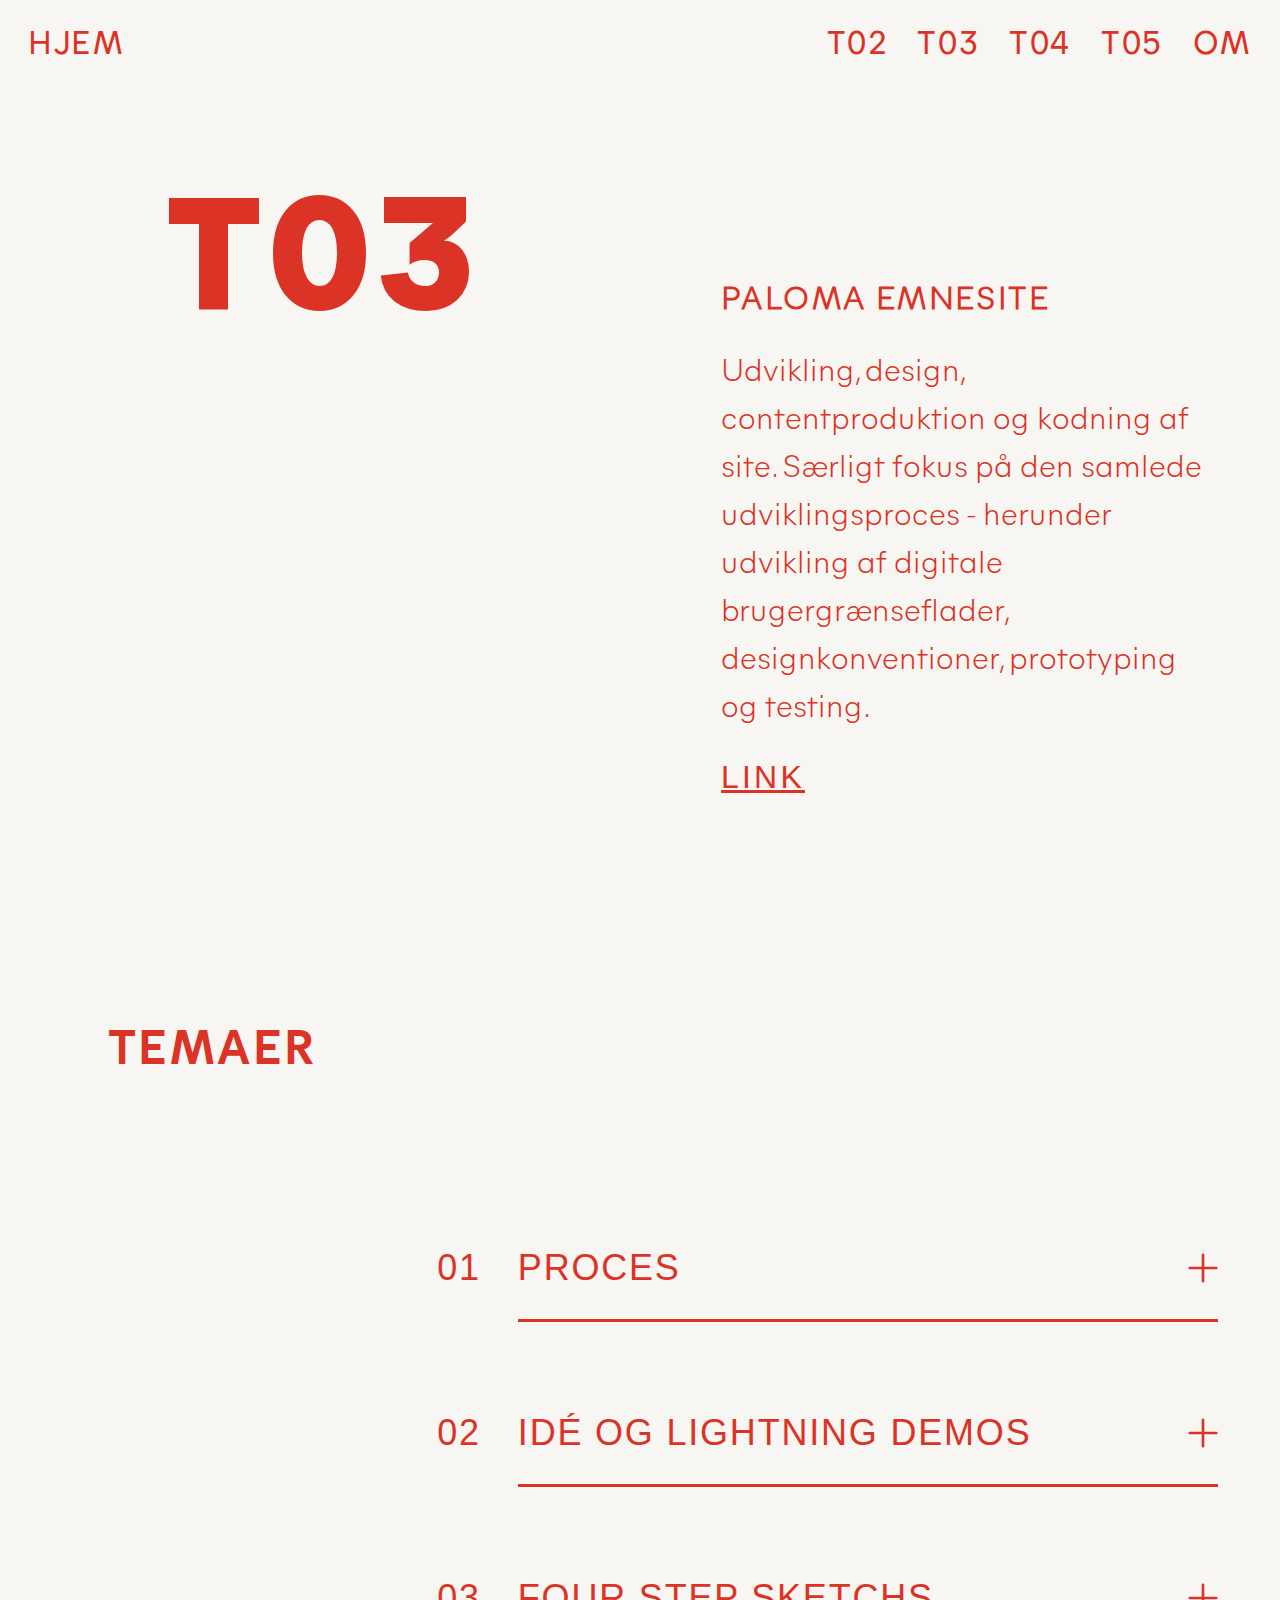
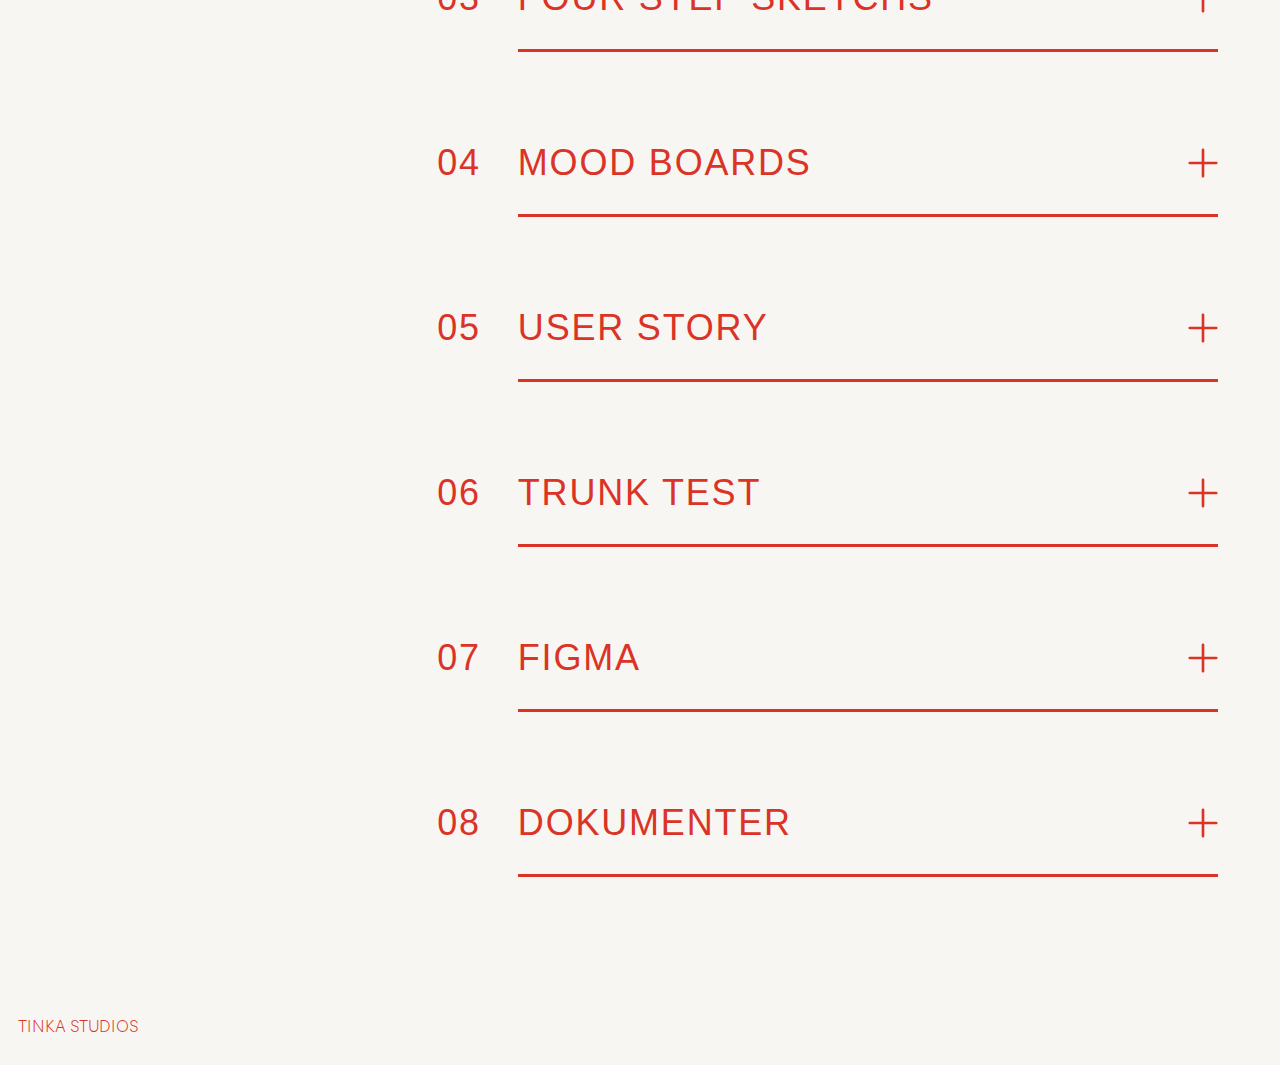
<file: tematre.html>
<!DOCTYPE html>
<html lang="da">
  <head>
    <meta charset="UTF-8" />
    <meta name="viewport" content="width=device-width, initial-scale=1.0" />
    <meta name="robots" content="noindex" />
    <link rel="stylesheet" href="./css/style.css" />
    <link rel="stylesheet" href="./css/layout.css" />
    <link rel="stylesheet" href="./css/animasion.css" />
    <link rel="icon" type="images/favicon" href="billeder/iconer/favicon.svg" />
    <link rel="stylesheet" href="billeder/iconer/favicon.svg" />
    <title>TEMA3</title>
  </head>
  <body>
    <div class="app">
      <header>
        <div class="hedder_flex">
          <div id="hjem"><a href="index.html">HJEM</a></div>
          <nav>
            <ul>
              <li><a href="temato.html">T02</a></li>
              <li><a href="tematre.html">T03</a></li>
              <li><a href="temafire.html">T04</a></li>
              <li><a href="temafem.html">T05</a></li>
              <li><a href="ommig.html">OM</a></li>
            </ul>
          </nav>
        </div>
      </header>
      <main>
        <div class="indhold_top">
          <div class="flex_2">
            <h2>T03</h2>
            <div class="text_tema_side">
              <h3>PALOMA EMNESITE</h3>
              <p>
                Udvikling, design, contentproduktion og kodning af site. Særligt
                fokus på den samlede udviklingsproces - herunder udvikling af
                digitale brugergrænseflader, designkonventioner, prototyping og
                testing.
              </p>
              <a href="https://tinkastudios.dk/kea/03_ux/01_kodet_site/"
                >LINK</a
              >
            </div>
          </div>
        </div>
        <h3>TEMAER</h3>

        <div class="accordion_box">
          <div class="accordion">
            <div class="accordion_header">
              <h4 class="tal">01</h4>
              <div class="accordion_header_flex">
                <div class="accordion_header_i">
                  <div class="flex_1">
                    <div>
                      <h4>PROCES</h4>
                    </div>
                    <div class="kryds_box">
                      <div class="kryds"></div>
                    </div>
                  </div>
                  <div class="linje"></div>
                </div>
              </div>
            </div>
            <div class="accordion_body_indhold accordion_body">
              <div class="indhold_i proces_c">
                <div class="billed_c">
                  <div class="flex_6">
                    <div class="proces">
                      <p>Research</p>
                    </div>
                    <div class="dot"></div>
                    <div class="proces">
                      <p>Testing</p>
                    </div>
                    <div class="dot"></div>
                    <div class="proces">
                      <p>Design</p>
                    </div>
                    <div class="dot"></div>
                    <div class="proces"><p>Implementering</p></div>
                  </div>
                </div>
                <div class="brødtext">
                  <p>
                    Processen var overordnet fin, men den kunne have været bedre
                    på to områder:
                  </p>
                  <p>
                    Fra starten havde jeg en klar idé om sitets navigation,
                    hvilket betød, at sitet blev noget låst, og derfor ikke er
                    så responsivt, som jeg kunne ønske.
                  </p>
                  <p>
                    Dertil kommer, at der var andre funktioner, som det ikke var
                    muligt for mig at implementere, da noget af koden, som jeg
                    brugte, overtrumlede min anden kode. Hvilket resulterede i
                    at det ikke var muligt for mig at implementere det feedback,
                    som jeg fik i de forskellige testfaser.
                  </p>
                  <p>
                    Hvis jeg ikke havde brugt den ”problematiske” kode, ville
                    jeg både kunne have fået mere feedback fra testfasen
                    implementeret i sitet, og jeg kunne også have testet mere
                    til sidst.
                  </p>
                </div>
              </div>
            </div>
          </div>
          <div class="accordion">
            <div class="accordion_header">
              <h4 class="tal">02</h4>
              <div class="accordion_header_flex">
                <div class="accordion_header_i">
                  <div class="flex_1">
                    <div>
                      <h4>IDÉ OG LIGHTNING DEMOS</h4>
                    </div>
                    <div class="kryds_box">
                      <div class="kryds"></div>
                    </div>
                  </div>
                  <div class="linje"></div>
                </div>
              </div>
            </div>
            <div class="accordion_body_indhold accordion_body">
              <div class="indhold_i">
                <div class="billed_c">
                  <img
                    class="myImg"
                    src="billeder/tema3/img0311.webp"
                    alt="Lightning demos"
                  />
                </div>

                <div class="brødtext">
                  <p>
                    Her lavede vi Lightning demos i grupper i klassen, hvor vi
                    allerede havde fundet forskellige eksempler på funktioner og
                    designs på websider, der fungerede godt. Det var med til at
                    inspirere mig og give mig en bedre forståelse for, hvad
                    andre synes fungerer godt. Der blev blandet andet nævnt
                    flere gange, at animation ved hover og scrol er fede
                    designelementer.
                  </p>
                </div>
              </div>
            </div>
          </div>
          <div class="accordion">
            <div class="accordion_header">
              <h4 class="tal">03</h4>
              <div class="accordion_header_flex">
                <div class="accordion_header_i">
                  <div class="flex_1">
                    <div>
                      <h4>FOUR STEP SKETCHS</h4>
                    </div>
                    <div class="kryds_box">
                      <div class="kryds"></div>
                    </div>
                  </div>
                  <div class="linje"></div>
                </div>
              </div>
            </div>
            <div class="accordion_body_indhold accordion_body">
              <div class="indhold_i">
                <div class="brødtext">
                  <p>
                    Sketching er et godt værktøj i designprocessen. Det hjalp
                    mig med at udforske og udvikle nye idéer. Det er et godt
                    værktøj til visualisering og til at definere og beskrive
                    idéerne. Værktøjet hjælper også til at træffe beslutninger
                    efter en struktureret proces. I denne opgave arbejdede jeg
                    alene, men i projektet med flere deltagere er sketching også
                    et godt værktøj til involvering, afklaring og beslutninger.
                    Jeg arbejdede med metoden Four step sketchs, som jeg vil
                    præsentere nærmere i det følgende.
                  </p>
                </div>
              </div>
              <div class="indhold_i">
                <div class="billed_c">
                  <img
                    class="myImg"
                    src="billeder/tema3/img0312.webp"
                    alt="Sketches noter"
                  />
                </div>

                <div class="brødtext">
                  <p><strong>Step 1: Noter </strong></p>
                  <p>
                    Her fik vi 10 minutter til at udarbejde en sketch. Her var
                    det primære fokus at indsamle central information. Jeg fandt
                    blandt andet ud, at disse elementer var vigtige:
                  </p>
                  <ul>
                    <li>Et simpelt design</li>
                    <li>Scrolle til side for at se mere</li>
                    <li>Scrolle ned for næste sektion</li>
                  </ul>
                </div>
              </div>
              <div class="indhold_i">
                <div class="billed_c">
                  <img
                    class="myImg"
                    src="billeder/tema3/img0310.webp"
                    alt="Sketches idéer"
                  />
                </div>

                <div class="brødtext">
                  <p><strong>Step 2: Idéer </strong></p>
                  <p>
                    Her fik vi igen 10 minutter til at nedskrive og "krusedulle"
                    nogle grove idéer. Bagefter udpegede vi de mest lovende. Jeg
                    fandt blandt andet ud af, at det aldrig skal være nødvendigt
                    at trykke på noget for at komme videre.
                  </p>
                </div>
              </div>
              <div class="indhold_i">
                <div class="billed_c">
                  <img
                    class="myImg"
                    src="billeder/tema3/img0313.webp"
                    alt="Sketches Craszy 8"
                  />
                </div>
                <div class="brødtext">
                  <p><strong>Step 3: Crazy 8</strong></p>
                  <p>
                    Her fik vi 8 minutter til at skitsere en af vores idéer på 8
                    forskellige måder. Her var formålet at udforske alternative
                    ideer, og jeg valgte at arbejde med min side om Garnish. Jeg
                    blev meget glad for Crazy 8, da det er en god øvelse, der
                    kan være med til at sikre, at man ikke for hurtigt låse sig
                    på et design før man har udforsket andre muligheder.
                  </p>
                </div>
              </div>
              <div class="indhold_i">
                <div class="billed_c">
                  <img
                    class="myImg"
                    src="billeder/tema3/img032.webp"
                    alt="Grov solution sketch uden beskrivelser"
                  />
                </div>

                <div class="brødtext">
                  <p><strong>Step 4: Solution sketch </strong></p>
                  <p>
                    Her er der tilegnet 40 minutter til at udarbejde et forslag.
                    Her har jeg lavet en grov solution sketch, der er en vigtig
                    fase, fordi det hjælper med at kommunikere ens tanker og
                    idéer til andre.
                  </p>
                </div>
              </div>
            </div>
          </div>
          <div class="accordion">
            <div class="accordion_header">
              <h4 class="tal">04</h4>
              <div class="accordion_header_flex">
                <div class="accordion_header_i">
                  <div class="flex_1">
                    <div>
                      <h4>MOOD BOARDS</h4>
                    </div>
                    <div class="kryds_box">
                      <div class="kryds"></div>
                    </div>
                  </div>
                  <div class="linje"></div>
                </div>
              </div>
            </div>
            <div class="accordion_body_indhold accordion_body">
              <div class="indhold_i">
                <div class="billed_c">
                  <img
                    class="myImg"
                    src="billeder/tema3/img033.webp"
                    alt="Målgruppe moodboard"
                  />
                </div>
                <div class="brødtext">
                  <p>
                    Mood boards er et rigtigt godt værktøj til at udvikle idéer
                    samt fastholde idéer for mig selv og et team af kollegaer.
                    Mood boards er også et godt udgangspunkt for dialog med
                    kunder, målgrupper eller andre
                  </p>
                  <p>
                    Målgruppe mood board: Her har jeg udarbejdet et mood board,
                    hvilket både har hjulpet mig med at definere målgruppen og
                    skabe en bedre forståelse for målgruppen. Det har været et
                    godt værktøj til at teste, om der en sammenhæng mellem
                    målgruppen, det visuelle udtryk og sitets funktion.
                  </p>
                </div>
              </div>
              <div class="indhold_i">
                <div class="billed_c">
                  <img
                    class="myImg"
                    src="billeder/tema3/img035.webp"
                    alt="Design moodboard"
                  />
                </div>
                <div class="brødtext">
                  <p>
                    Design mood board: Her har jeg udarbejdet et mood board for
                    at udvikle stil, farver og toner. Ofte er det godt at
                    udvikle forskellige mood boards for at teste ens idéer og
                    tvinge en til at afprøve forskellige veje.
                  </p>
                  <p>
                    Begge mine mood boards har giver mig fået en bedre
                    fornemmelse for, hvorvidt målgruppen kan resonere med
                    designet.
                  </p>
                </div>
              </div>
            </div>
          </div>
          <div class="accordion">
            <div class="accordion_header">
              <h4 class="tal">05</h4>
              <div class="accordion_header_flex">
                <div class="accordion_header_i">
                  <div class="flex_1">
                    <div>
                      <h4>USER STORY</h4>
                    </div>
                    <div class="kryds_box">
                      <div class="kryds"></div>
                    </div>
                  </div>
                  <div class="linje"></div>
                </div>
              </div>
            </div>
            <div class="accordion_body_indhold accordion_body">
              <div class="indhold_i">
                <div class="brødtext">
                  <p>
                    For at få en bedre forståelse for om siden vil levere værdi
                    til forskellige målgrupper – og dermed blive brugt – har jeg
                    udviklet user stories.
                  </p>
                  <div class="flex_5">
                    <div>
                      <p><strong>Som rejsende</strong></p>
                      <p>Vil jeg lære om kulturer gennem mine interesser.</p>
                      <p>Jeg ønsker indblik og oplevelser.</p>
                    </div>
                    <div>
                      <p><strong>Som temafest gæst</strong></p>
                      <p>
                        Vil jeg finde en opskrift på en spændende drink – og
                        også gerne have nogle fun facts.
                      </p>
                      <p>
                        Jeg vil ”overholde” kravene til festen og komme med den
                        fedeste drink.
                      </p>
                    </div>
                    <div>
                      <p><strong>Som cocktail entusiast</strong></p>
                      <p>Vil jeg finde ny alternativer og inspiration.</p>
                      <p>
                        Jeg vil udvikle mine kompetencer og give nye oplevelser
                        til mine cocktail-venner.
                      </p>
                    </div>
                  </div>
                </div>
              </div>
            </div>
          </div>
          <div class="accordion">
            <div class="accordion_header">
              <h4 class="tal">06</h4>
              <div class="accordion_header_flex">
                <div class="accordion_header_i">
                  <div class="flex_1">
                    <div>
                      <h4>TRUNK TEST</h4>
                    </div>
                    <div class="kryds_box">
                      <div class="kryds"></div>
                    </div>
                  </div>
                  <div class="linje"></div>
                </div>
              </div>
            </div>
            <div class="accordion_body_indhold accordion_body">
              <div class="indhold_i">
                <div class="billed_c">
                  <iframe
                    style="border: 1px solid rgba(0, 0, 0, 0.1)"
                    width="500"
                    height="450"
                    src="https://www.figma.com/embed?embed_host=share&url=https%3A%2F%2Fwww.figma.com%2Fproto%2Fr14Om01O6248mdd6PqRQTA%2FUntitled%3Fpage-id%3D26%253A2072%26type%3Ddesign%26node-id%3D113-8674%26viewport%3D37%252C448%252C0.05%26t%3DekTnEi25TgoQaSX4-1%26scaling%3Dscale-down%26starting-point-node-id%3D113%253A8674%26mode%3Ddesign"
                    allowfullscreen
                  ></iframe>
                </div>
                <div class="brødtext">
                  <p>
                    Jeg udførte en trunk test for at analysere navigerbarheden
                    af sitet. Sitet blev testet i Figma presentations værktøj,
                    på min færdige prototype. Jeg testede fire kvindelige
                    studerende på KEA.
                  </p>
                  <p>
                    Det var en udfordring, at Figma ikke har de
                    designfunktioner, som jeg gerne ville indføre på siden.
                    Derfor var det sværeste at teste navigationsmulighederne, da
                    jeg mundtligt skulle forklare, hvad der skete.
                  </p>
                  <p>
                    <strong>Feed back</strong>
                  </p>
                  <ul>
                    <li>Mere synlig at man kan scrolle ned</li>
                    <li>Komme hjem ved tryk på logo</li>
                    <li>Mere forskel på overskrift og underskrift</li>
                  </ul>
                  <p>
                    Ud fra min trunk test lærte jeg, at man normalt kommer hjem
                    ved tryk på logo, og de forvirrede brugerne, at man ikke
                    kunne det, og derfor var det essentielt at implementere
                    denne funktion.
                  </p>
                </div>
              </div>
            </div>
          </div>
          <div class="accordion">
            <div class="accordion_header">
              <h4 class="tal">07</h4>
              <div class="accordion_header_flex">
                <div class="accordion_header_i">
                  <div class="flex_1">
                    <div>
                      <h4>FIGMA</h4>
                    </div>
                    <div class="kryds_box">
                      <div class="kryds"></div>
                    </div>
                  </div>
                  <div class="linje"></div>
                </div>
              </div>
            </div>
            <div class="accordion_body_indhold accordion_body">
              <div class="indhold_i">
                <div class="billed_c">
                  <img
                    class="myImg"
                    src="billeder/tema3/img0314.webp"
                    alt="Low fidelity prototype"
                  />
                </div>
                <div class="brødtext">
                  <p>
                    Da vi skulle udarbejde vores design, brugte vi Figma, der er
                    et designprogram, der særligt bruges til prototyping.
                  </p>
                  <p>
                    Først udarbejdede jeg en low fidelity prototype baseret på
                    min tidligere sketching for at teste min grundliggende idé.
                  </p>
                </div>
              </div>
              <div class="indhold_i">
                <div class="billed_c">
                  <iframe
                    style="border: 1px solid rgba(0, 0, 0, 0.1)"
                    width="500"
                    height="450"
                    src="https://www.figma.com/embed?embed_host=share&url=https%3A%2F%2Fwww.figma.com%2Fproto%2Fr14Om01O6248mdd6PqRQTA%2FUntitled%3Fpage-id%3D26%253A2072%26type%3Ddesign%26node-id%3D113-8791%26viewport%3D37%252C448%252C0.05%26t%3DekTnEi25TgoQaSX4-1%26scaling%3Dscale-down%26starting-point-node-id%3D113%253A8674%26mode%3Ddesign"
                    allowfullscreen
                  ></iframe>
                </div>
                <div class="brødtext">
                  <p>
                    Med afsæt i min low fidelity prototype, udviklede jeg en
                    high fidelity prototype. Her designede jeg blandt andet
                    flere forskellige interaktive elementer. Blandt andet en
                    karrusel. Det gjorde jeg blandt andet ved at oprette
                    forskellige components, og varianter af dem, samt ved at
                    tilføje interactions.
                  </p>
                </div>
              </div>
            </div>
          </div>
          <div class="accordion">
            <div class="accordion_header">
              <h4 class="tal">08</h4>
              <div class="accordion_header_flex">
                <div class="accordion_header_i">
                  <div class="flex_1">
                    <div>
                      <h4>DOKUMENTER</h4>
                    </div>
                    <div class="kryds_box">
                      <div class="kryds"></div>
                    </div>
                  </div>
                  <div class="linje"></div>
                </div>
              </div>
            </div>
            <div class="accordion_body_indhold accordion_body">
              <div class="indhold_i">
                <div class="billed_c">
                  <iframe
                    src="https://docs.google.com/presentation/d/e/2PACX-1vTc3end8rAyaE2oRfYdsHyqdIU0GfX6X6xmmirp9iNv-7skaoyOTLtef7TuqJdI2EGukkVqiKBbsLE8/embed?start=false&loop=false&delayms=3000"
                    frameborder="0"
                    width="500"
                    height="300"
                    allowfullscreen="true"
                    mozallowfullscreen="true"
                    webkitallowfullscreen="true"
                  ></iframe>
                </div>
                <div class="brødtext">
                  <iframe
                    src="https://docs.google.com/presentation/d/e/2PACX-1vQz_SIBC1J95kVLETf57oAASeaLt9cE355yuajlS4kCTQyzZWEXN4hiJziivzsHavewY9KEWSHUgcde/embed?start=true&loop=true&delayms=3000"
                    frameborder="0"
                    width="500"
                    height="300"
                    allowfullscreen="true"
                    mozallowfullscreen="true"
                    webkitallowfullscreen="true"
                  ></iframe>
                </div>
              </div>
            </div>
          </div>
        </div>
      </main>
      <footer><p>TINKA STUDIOS</p></footer>
    </div>
    <div class="myModal modal">
      <span class="close">&times;</span>
      <img class="modal-content img01" alt="-" />
      <div class="caption"></div>
    </div>
    <script src="script.js"></script>
  </body>
</html>
</file>
<file: css/style.css>
/* farver */
:root {
  --baggrund: #f7f6f2;
  --farve1: #db3326;
  --farve2: #ff8f78;
  --farve3: rgba(143, 29, 20, 1);
}

/* fonte */

@font-face {
  font-family: "a_bold";
  src: url(../fonte/MierA-Bold.woff2);
}
@font-face {
  font-family: "a_heavy";
  src: url(../fonte/MierA-Heavy.woff2);
}
/* hedder skrift */
@font-face {
  font-family: "a_book";
  src: url(../fonte/MierA-Book.woff2);
}
/* forside skrift */
@font-face {
  font-family: "b_bold";
  src: url(../fonte/MierB-Bold.woff2);
}
@font-face {
  font-family: "a_light";
  src: url(../fonte/MierA-Light.woff2);
}
@font-face {
  font-family: "normal";
  src: url(../fonte/MierA-Regular.woff2);
}

/* primære styling */

html {
  font-size: 12px;
}
body {
  background-color: var(--baggrund);
}

header {
  background-color: var(--baggrund);
  color: var(--farve-1, #db3326);
  padding: 10px 0;
}
* {
  padding: 0;
  box-sizing: border-box;
}
main {
  flex: 1; /* Fylder tilgængelig plads */
  margin: 0 auto;
  align-content: center;
}

footer {
  font-family: "a_light", Arial, Helvetica, sans-serif;
  color: var(--farve-1, #db3326);
  margin: 10px;
  text-align: left;
  padding: 10px 0;
  background-color: var(--baggrund);
}
#footer_hjem {
  position: absolute;
  bottom: 0;
}

/* nav styl */
#hjem a {
  color: var(--farve-1, #db3326);
  font-family: "a_book", Arial, Helvetica, sans-serif;
  font-size: 2rem;
  font-weight: 500;
  line-height: 1.5rem;
  letter-spacing: 0.1rem;
  text-decoration: none;
}

ul a {
  font-family: "a_book", Arial, Helvetica, sans-serif;
  text-decoration: none;
  color: var(--farve-1, #db3326);
  text-align: center;
  font-size: 2rem;
  font-weight: 500;
  line-height: 1.5rem;
  letter-spacing: 0.1rem;
}

/* forside styl */
ul {
  list-style: none;
  display: inline-flex;
  align-items: center;
  gap: 30px;
}
.screen a {
  color: var(--farve1);
  font-size: 2.5rem;
  font-weight: 500;
  line-height: 2.875rem;
  letter-spacing: 0.125rem;
}
.screen p {
  font-family: "normal", Arial, Helvetica, sans-serif;
  color: var(--farve1);
  font-size: 2rem;
}
/* text styling*/
h1 {
  font-family: "b_bold", Arial, Helvetica, sans-serif;
  color: var(--farve1);
  font-size: 7rem;
  letter-spacing: 0.4rem;
  margin: 0%;
  /* padding-bottom: 20px; */
}
h2 {
  font-family: "a_heavy", Arial, Helvetica, sans-serif;
  color: var(--farve1);
  font-size: 10rem;
  line-height: 1.5rem;
  letter-spacing: 0.4rem;
  padding-left: 10%;
}
h3 {
  font-family: "a_bold", Arial, Helvetica, sans-serif;
  color: var(--farve1);
  font-size: 3rem;
  line-height: 1.5rem;
  letter-spacing: 0.15rem;
  padding: 10px 30px 20px;
}

h4 {
  color: var(--farve-1, #db3326);
  font-family: "b_book", Arial, Helvetica, sans-serif;
  font-size: 2.25rem;
  font-weight: 500;
  letter-spacing: 1.8px;
  margin: 20px 0px 20px 0px;
}
.text_tema_side h3 {
  color: var(--farve1);
  line-height: 2rem;
  font-family: "a_light", Arial, Helvetica, sans-serif;
  font-size: 2rem;
  padding: 0px;
  font-weight: 1000;
}
.t5 p {
  color: var(--farve1);
  line-height: 1rem;
  font-family: "a_light", Arial, Helvetica, sans-serif;
  font-size: 2rem;
}
.brødtext {
  color: #000;
  font-family: "normal", Arial, Helvetica, sans-serif;
  font-size: 1.2rem;
  letter-spacing: 0.075rem;
  line-height: 150%;
  padding-right: 30px;
}

.brødtext ul {
  list-style: circle;
  display: inline;
}
.indhold_top p {
  color: var(--farve1);
  line-height: 3rem;
  font-family: "a_light", Arial, Helvetica, sans-serif;
  font-size: 2rem;
}
.indhold_top a {
  font-family: "b_book", Arial, Helvetica, sans-serif;
  color: var(--farve1);
  font-size: 2rem;
  line-height: 1.5rem;
  letter-spacing: 0.2rem;
  text-decoration-line: underline;
}
/* links styling */

a:link {
  color: var(--farve1);
}

a:visited {
  color: var(--farve1);
}

a:hover {
  color: var(--farve2);
}

a:active {
  color: var(--farve1);
}
a {
  cursor: url("../billeder/iconer/mus3.svg"), auto;
}
/* link til krynds billed  */
.kryds_box {
  width: 2rem;
}
.kryds {
  background-image: url(../billeder/iconer/kryds.svg);
  background-size: cover;
  aspect-ratio: 1/1;
}
.kryds_rotate {
  background-image: url(../billeder/iconer/kryds.svg);
  background-size: cover;
  aspect-ratio: 1/1;
  transform: rotate(45deg);
}

/* kontainer der åbner */
img {
  object-fit: contain;
}

.myImg {
  border-radius: 5px;
  cursor: pointer;
  transition: 0.3s;
  overflow: hidden;
}

.myImg:hover {
  cursor: url("../billeder/iconer/mus3.svg"), auto;

  transform: scale(1.1);
}

/* modul bagrund */
.modal {
  display: none; /* skjuler som dfalt */
  position: fixed; /* bliver på plads  */
  z-index: 2000; /* Sit on top */
  padding-top: 100px; /* Location of the box */
  left: 0;
  top: 0;
  width: 100%;
  height: 100%;
  overflow: auto; /* fjeren scroll hvis der er nødvendig  */
  background-color: rgb(0, 0, 0); /* Fallback color */
  background-color: rgba(255, 143, 120, 0.8); /* farve to w/ opacity */
}

/* Modal Content (image) */
.modal-content {
  margin: auto;
  display: block;
  width: 80%;
  max-width: 700px;
}

/* texten når billedet er åben */
.caption {
  margin: auto;
  display: block;
  width: 80%;
  max-width: 700px;
  text-align: center;
  color: var(--baggrund);
  padding: 10px 0;
  height: 150px;
  font-family: "b_book", Arial, Helvetica, sans-serif;
  font-size: 2rem;
}

/* tilføjer animation */
.modal-content,
.caption {
  animation-name: zoom;
  animation-duration: 0.6s;
}

@keyframes zoom {
  from {
    transform: scale(0.1);
  }
  to {
    transform: scale(1);
  }
}

/* luk knap på modal */
.close {
  position: absolute;
  top: 15px;
  right: 35px;
  color: var(--baggrund);
  font-size: 40px;
  font-weight: bold;
  transition: 0.3s;
}

.close:hover,
.close:focus {
  color: var(--farve-1, #db3326);
  text-decoration: none;
}
.modal-content {
  width: 100%;
}
.proces_c p {
  text-align: center;
}
.proces_c ul {
  text-align: center;
}

.proces_c .brødtext {
  padding: 0px 100px;
}
/* procs styling */
.proces {
  display: flex;
  align-items: center;
  text-align: center;
  padding: 0.7rem 0.7rem;
  justify-content: center;
}
.dot {
  background-image: url(../billeder/iconer/pil.svg);
  aspect-ratio: 1/1;
  background-size: cover;
  transform: rotate(45deg);
  height: 20px;
}

.flex_6 p {
  font-family: "a_book", Arial, Helvetica, sans-serif;
  color: var(--farve1);
  font-size: 1.5rem;
  margin: 0px;
  /* padding: 2%; */
}
/* om mig styling */
.skills p {
  font-family: "a_light", Arial, Helvetica, sans-serif;
  color: var(--farve1);
  font-size: 1.5rem;
  line-height: 0%;
}
.streg {
  width: 3.75rem;
  height: 0.3rem;
  background-color: var(--farve1);
}
.lys {
  background-color: rgb(255 143 120 / 52%);
}
.flex_4 p {
  color: #000;
}
.ommig h2 {
  font-family: "b_bold", Arial, Helvetica, sans-serif;
  line-height: 0px;
  font-size: 7rem;
  text-align: left;
  letter-spacing: 0;
  padding: 0px;
}
.ommig h3 {
  padding: 0%;
  z-index: 10;
}
.ommig {
  padding: 0% 8% 10% 8%;
  position: relative;
}
.ommig img {
  position: absolute;
  bottom: 0%;
  left: 12%;
  width: 32.5rem;
  height: 43.3125rem;
  z-index: -1;
}
.top_ommig {
  padding: 5% 2% 40% 2%;
}
.først {
  color: var(--farve1);
  font-family: "a_book", Arial, Helvetica, sans-serif;
  font-size: 2.9rem;
  line-height: 3.9375rem;
}
.anden {
  color: var(--farve2);
  line-height: 3rem;
  font-family: "a_light", Arial, Helvetica, sans-serif;
  text-align: right;
  font-size: 2rem;
}

@media (min-width: 1000px) {
  html {
    font-size: 16px;
  }
  main {
    flex: 1; /* Fylder tilgængelig plads */
    margin: 0 auto;
  }
  .ommig h2 {
    text-align: left;
    padding: 0px 20px;
  }

  .kryds_box {
    width: 30px;
  }
  .kryds {
    background-image: url(../billeder/iconer/kryds.svg);
    background-size: cover;
    aspect-ratio: 1/1;
  }
  .kryds_rotate {
    background-image: url(../billeder/iconer/kryds.svg);
    background-size: cover;
    aspect-ratio: 1/1;
    transform: rotate(45deg);
  }
  .dot {
    transform: rotate(-45deg);
  }
  .ommig h2 {
    font-family: "b_bold", Arial, Helvetica, sans-serif;
    line-height: 0px;
    font-family: "a_heavy", Arial, Helvetica, sans-serif;
    color: var(--farve1);
    font-size: 10rem;
    letter-spacing: 0.4rem;
  }
  .top_ommig {
    padding: 5% 2% 20% 2%;
  }
  .proces_c .brødtext {
    padding: 0px 200px;
  }
}
</file>
<file: css/layout.css>
html,
body {
  height: 100%;
  cursor: url("../billeder/iconer/mus2.svg"), auto;
}
.app {
  min-height: 100%;
}
/* bruger pesudo element til at text oversteg  */
::selection {
  background-color: var(
    --farve1
  ); /* Ændrer baggrundsfarven på den markerede tekst */
  color: var(--baggrund); /* Ændrer tekstfarven på den markerede tekst */
}
/* hedder layout */
header {
  max-width: 100%;
  overflow: hidden;
  position: sticky;
  top: 0%;
  width: 100%;
  background-color: var(--baggrund);
  flex-shrink: 0;
  left: 0;
  z-index: 1000;
}

.hedder_flex {
  display: flex;
  justify-content: space-between;
  align-items: center;
  flex-shrink: 0;

  padding: 0px 20px;
}

nav ul {
  display: flex;
  justify-content: center;
  align-items: center;
  gap: 30px;
  list-style: none;
}
/* forside layout */

.screen {
  position: relative;
}

#pos2 {
  position: absolute;
  top: 500px;
  right: 30px;
}
#pos {
  position: absolute;
  top: 200px;
  left: 30px;
}

/* tema side top layout */
.text_tema_side {
  padding: 0px 20px 0px 20px;
}
h2 {
  text-align: right;
  padding-right: 30px;
}
.indhold_top {
  padding: 20px 40px 30px 40px;
}

/* acording stylling */
.accordion {
  display: flex;
  flex-direction: column;
  align-items: center;
  gap: 30px;
}

.accordion_header {
  display: flex;
  align-items: baseline;
  gap: 32px;
  cursor: url("../billeder/iconer/mus3.svg"), auto;
}

.accordion_header_flex {
  display: flex;
  width: 440px;
  padding: 5px;
  justify-content: space-between;
  align-items: baseline;
}

.accordion_header_i {
  display: flex;
  flex-direction: column;
  align-items: center;
  gap: 10px;
  flex: 1 0 0;
}

.accordion_body_indhold {
  display: flex;
  padding: 0px 40px;
  flex-direction: column;
  justify-content: center;
  align-items: center;
  gap: 30px;
  flex: 1 0 0;
}
.billed_box {
  width: 552px;
  height: 294px;
  display: flex;
  align-items: center;
}

.accordion_box {
  display: flex;
  flex-direction: column;
  align-items: center;
  padding: 10px 0px 100px 10px;
}
.indhold_i {
  display: flex;
  flex-direction: column;
  align-items: center;
  gap: 20px;
}
/* andet */
.linje {
  width: 100%;
  height: 2px;
  background: var(--farve1);
}
.billed_box {
  width: 552px;
  height: 294px;
  display: flex;
  align-items: center;
}
.accordion_body {
  display: none;
}
.tom {
  width: 400px;
  height: 200px;
}
.billed_c img {
  width: 400px;
  height: 200px;
}
.flex_1 {
  display: flex;
  justify-content: space-between;
  align-items: center;
  align-self: stretch;
}
.tema_bund {
  display: flex;
  justify-content: end;
}
.flex_4 {
  display: flex;

  justify-content: space-between;
  align-items: center;
}
.flex_4 p {
  flex: 1 0 0;
}
.flex_5 {
  display: flex;
  justify-content: center;
  align-items: center;
  gap: 1.875rem;
}
.flex_6 {
  display: flex;
  flex-direction: column;
  align-items: center;
  gap: 20px;
}

@media (min-width: 1000px) {
  /* grid team 5 */
  .grid_1_1 {
    display: grid;
    grid-template-columns: 1fr 1fr;
    padding: 0% 10%;
  }
  .grid_1_1 > :first-child {
    text-align: left;
    /* padding-right: 30px; */
  }
  .grid_1_1 > :nth-child(2) {
    grid-column: 1;
  }
  /* .tom {
    width: 550px;
    height: 350px;
  } */
  .billed_c img {
    width: 550px;
    height: 350px;
  }
  /* hedder layout */
  header {
    overflow: hidden;
    position: sticky;
    top: 0%;
    width: 100%;
    background-color: var(--baggrund);
    flex-shrink: 0;
    left: 0;
    z-index: 100;
  }

  .hedder_flex {
    display: flex;
    justify-content: space-between;
    align-items: center;
    flex-shrink: 0;

    padding: 0px 20px;
  }
  .accordion_header {
    padding: 0px 0px 0px 100px;
  }

  /* forside layout */
  #pos2 {
    position: absolute;
    top: 500px;
    right: 60px;
  }
  #pos {
    position: absolute;
    top: 200px;
    left: 60px;
  }
  /* layout top af tema sider */
  .indhold_top {
    padding: 40px 40px 100px 40px;
  }

  .flex_2 {
    display: flex;
    justify-content: space-between;
    align-items: baseline;
    gap: 16%;
  }

  .linje {
    width: 700px;
    height: 3px;
    background: var(--farve1);
  }
  /* acording stylling */
  .accordion {
    gap: 75px;
    padding: 0px 20px;
  }

  .accordion_header_i {
    display: flex;

    flex-direction: column;
    align-items: center;
    gap: 10px;
    flex: 1 0 0;
  }
  /* indhold i acordian  */
  .billed_box {
    width: 552px;
    height: 294px;
    display: flex;
    align-items: center;
  }
  .indhold_i {
    display: flex;
    padding: 0px 60px 20px;
    justify-content: space-between;
    align-items: center;
    gap: 40px;
    flex: 1 0 0;
    flex-direction: row;
  }
  .accordion_body_indhold {
    padding: 0px;
  }
  /* accordion box */
  .accordion_box {
    gap: 60px;
  }

  .test {
    display: flex;
    flex-wrap: wrap;
  }
  h3 {
    padding: 100px 0px 100px 100px;
  }
  .grid_1 {
    display: grid;
    grid-template-columns: 1fr 1fr;
    gap: 8%;
  }
  /* procces */
  .flex_6 {
    display: flex;
    flex-direction: row;
    align-items: center;
    gap: 20px;
  }
  .proces_c {
    display: flex;
    flex-direction: column;
    align-items: center;
  }
}
</file>
<file: css/animasion.css>
/* aktiv classe som siger at når den er activ så skal body være ude */
/* fjeren display non på accordion_body */
.accordion.active .accordion_body {
  display: block;
}

/* Når accordion har klassen "active" */
.accordion.active .kryds_box .kryds {
  transform: rotate(45deg);
}

/* Når accordion ikke har klassen "active" */
.accordion .kryds_box .kryds {
  transform: rotate(0deg);
}
</file>
